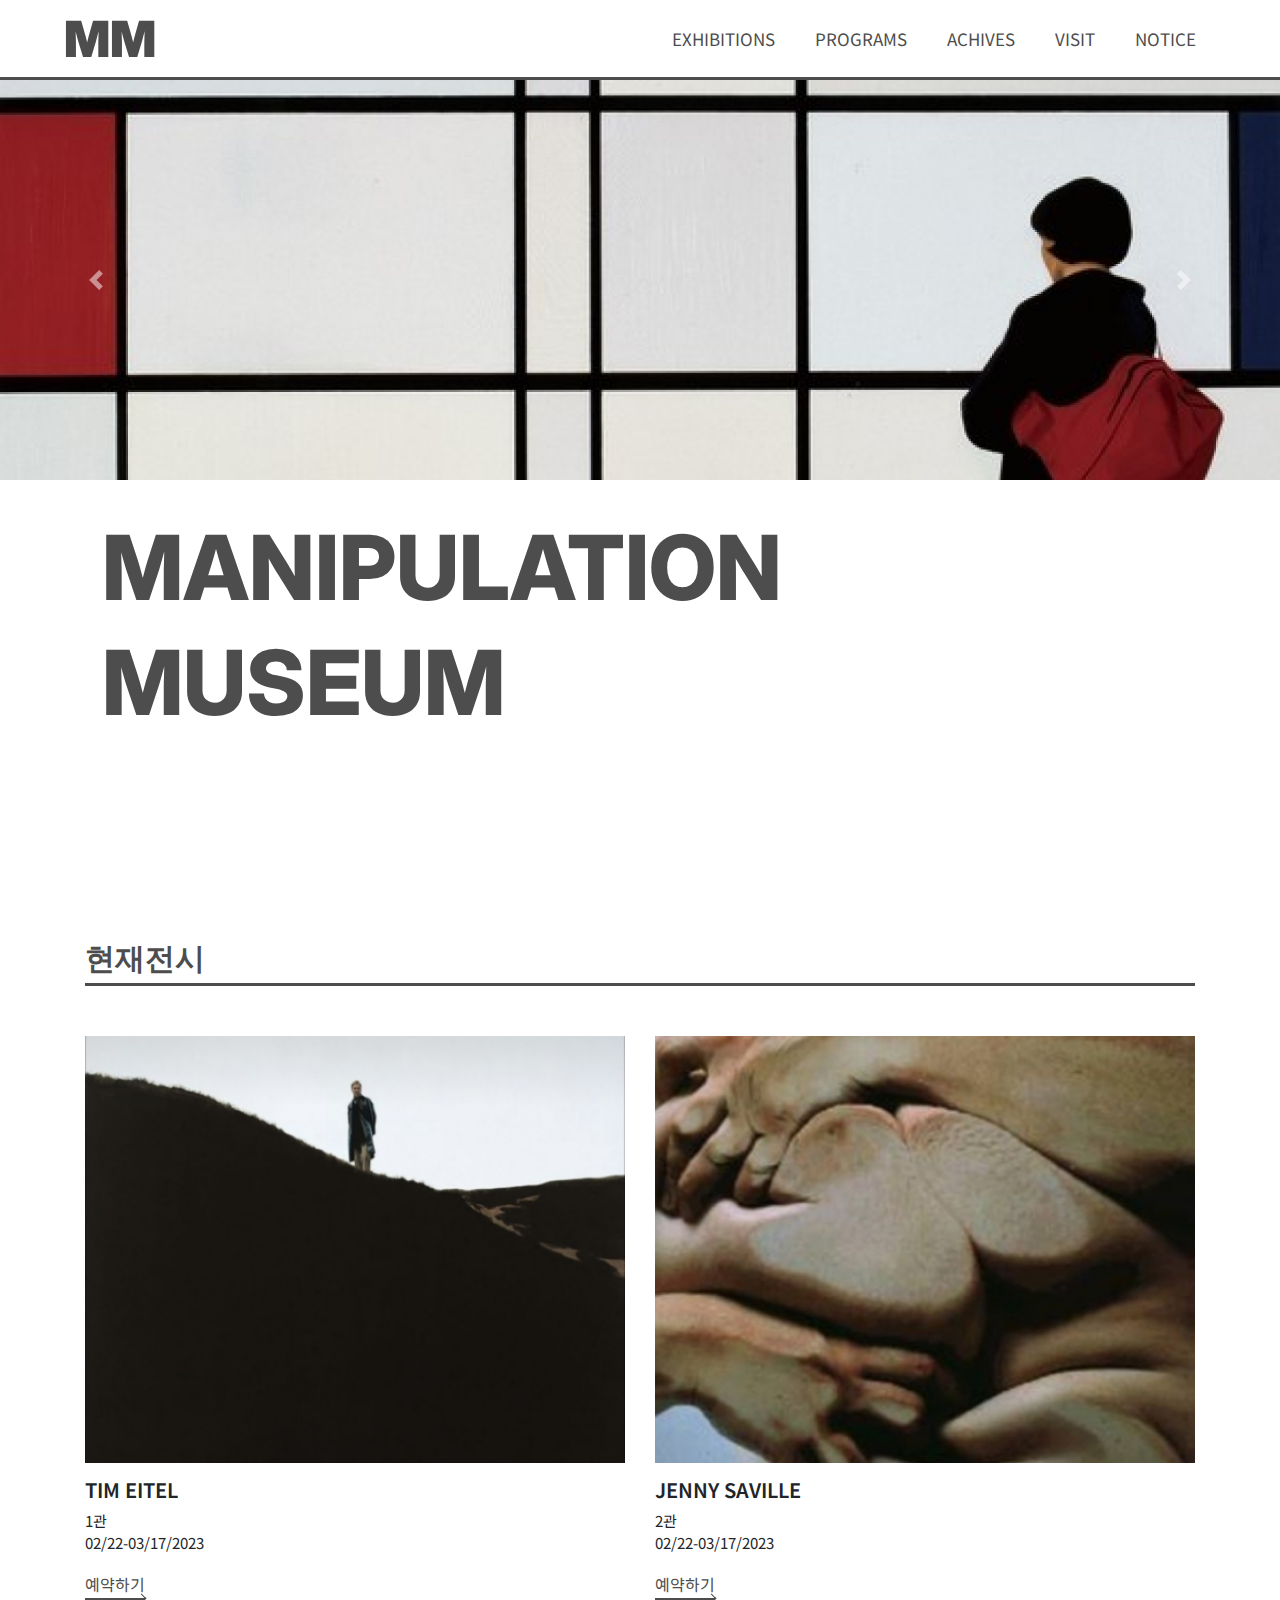
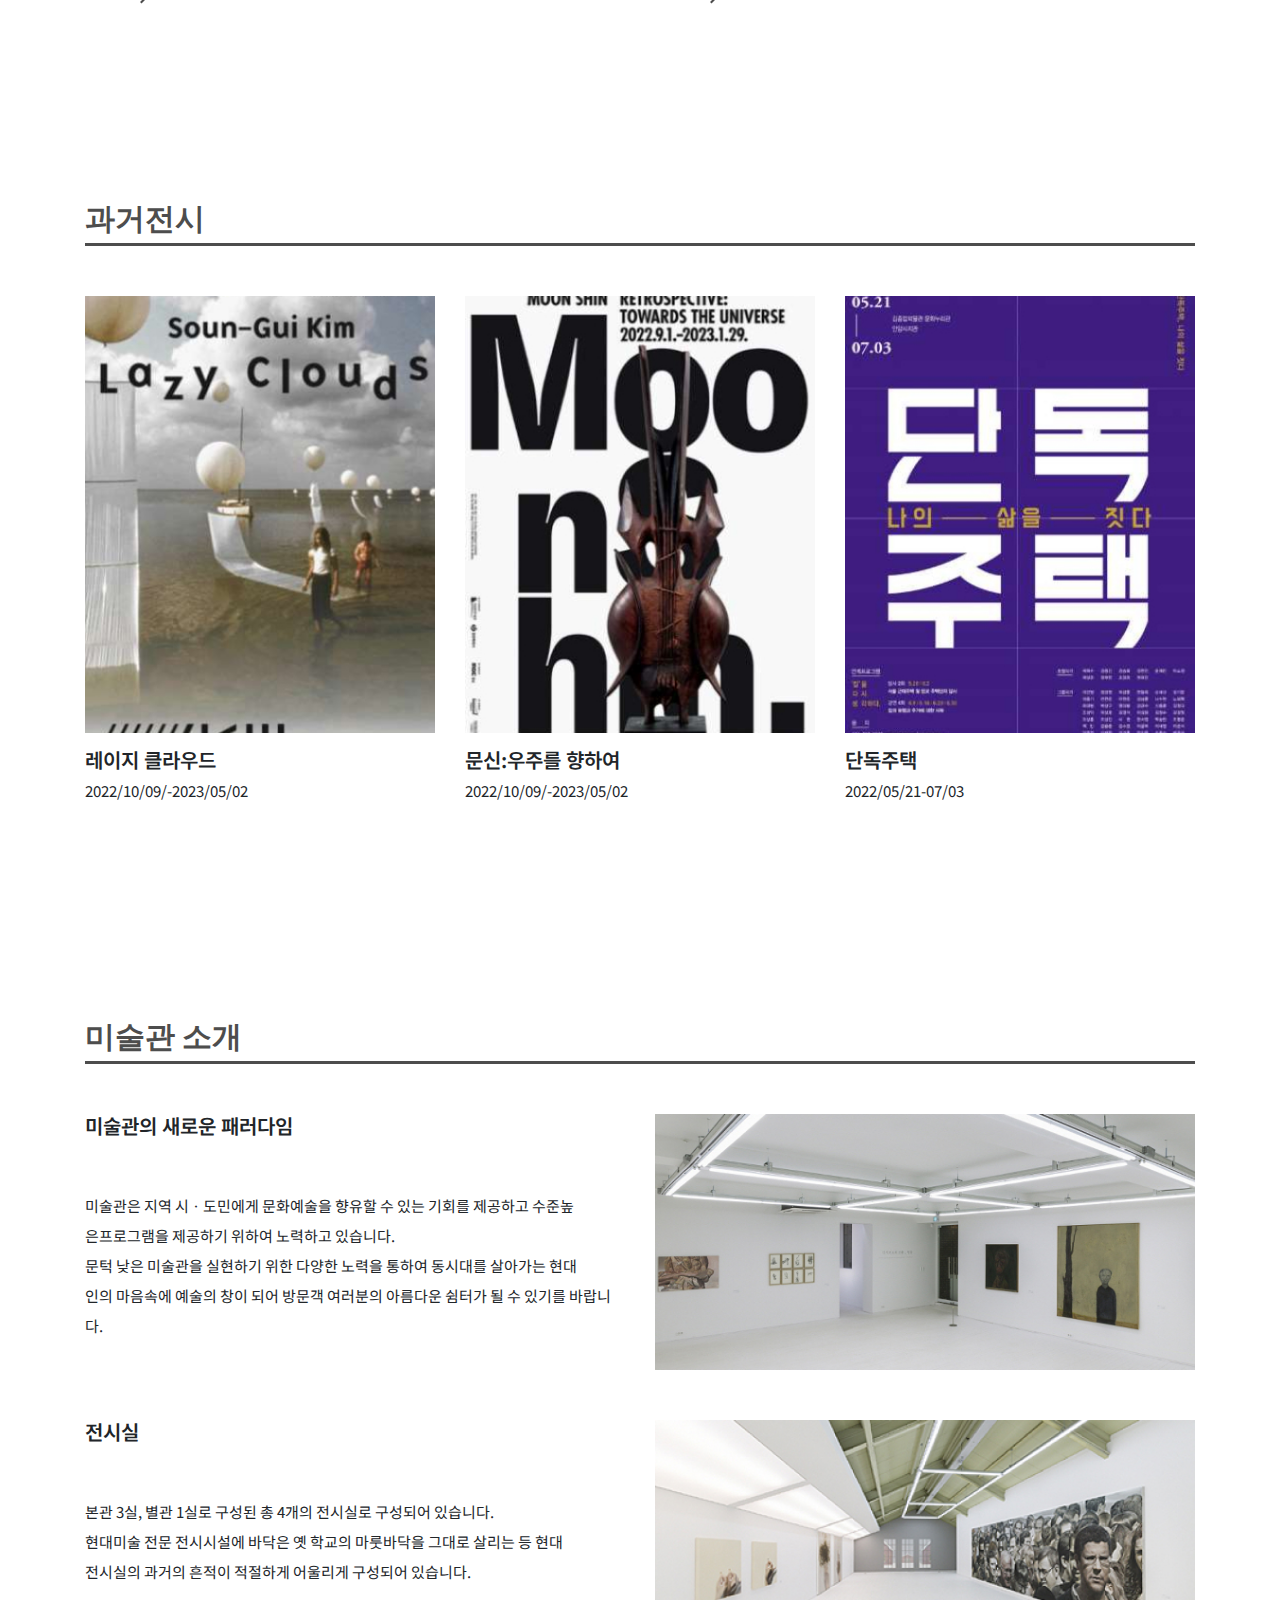
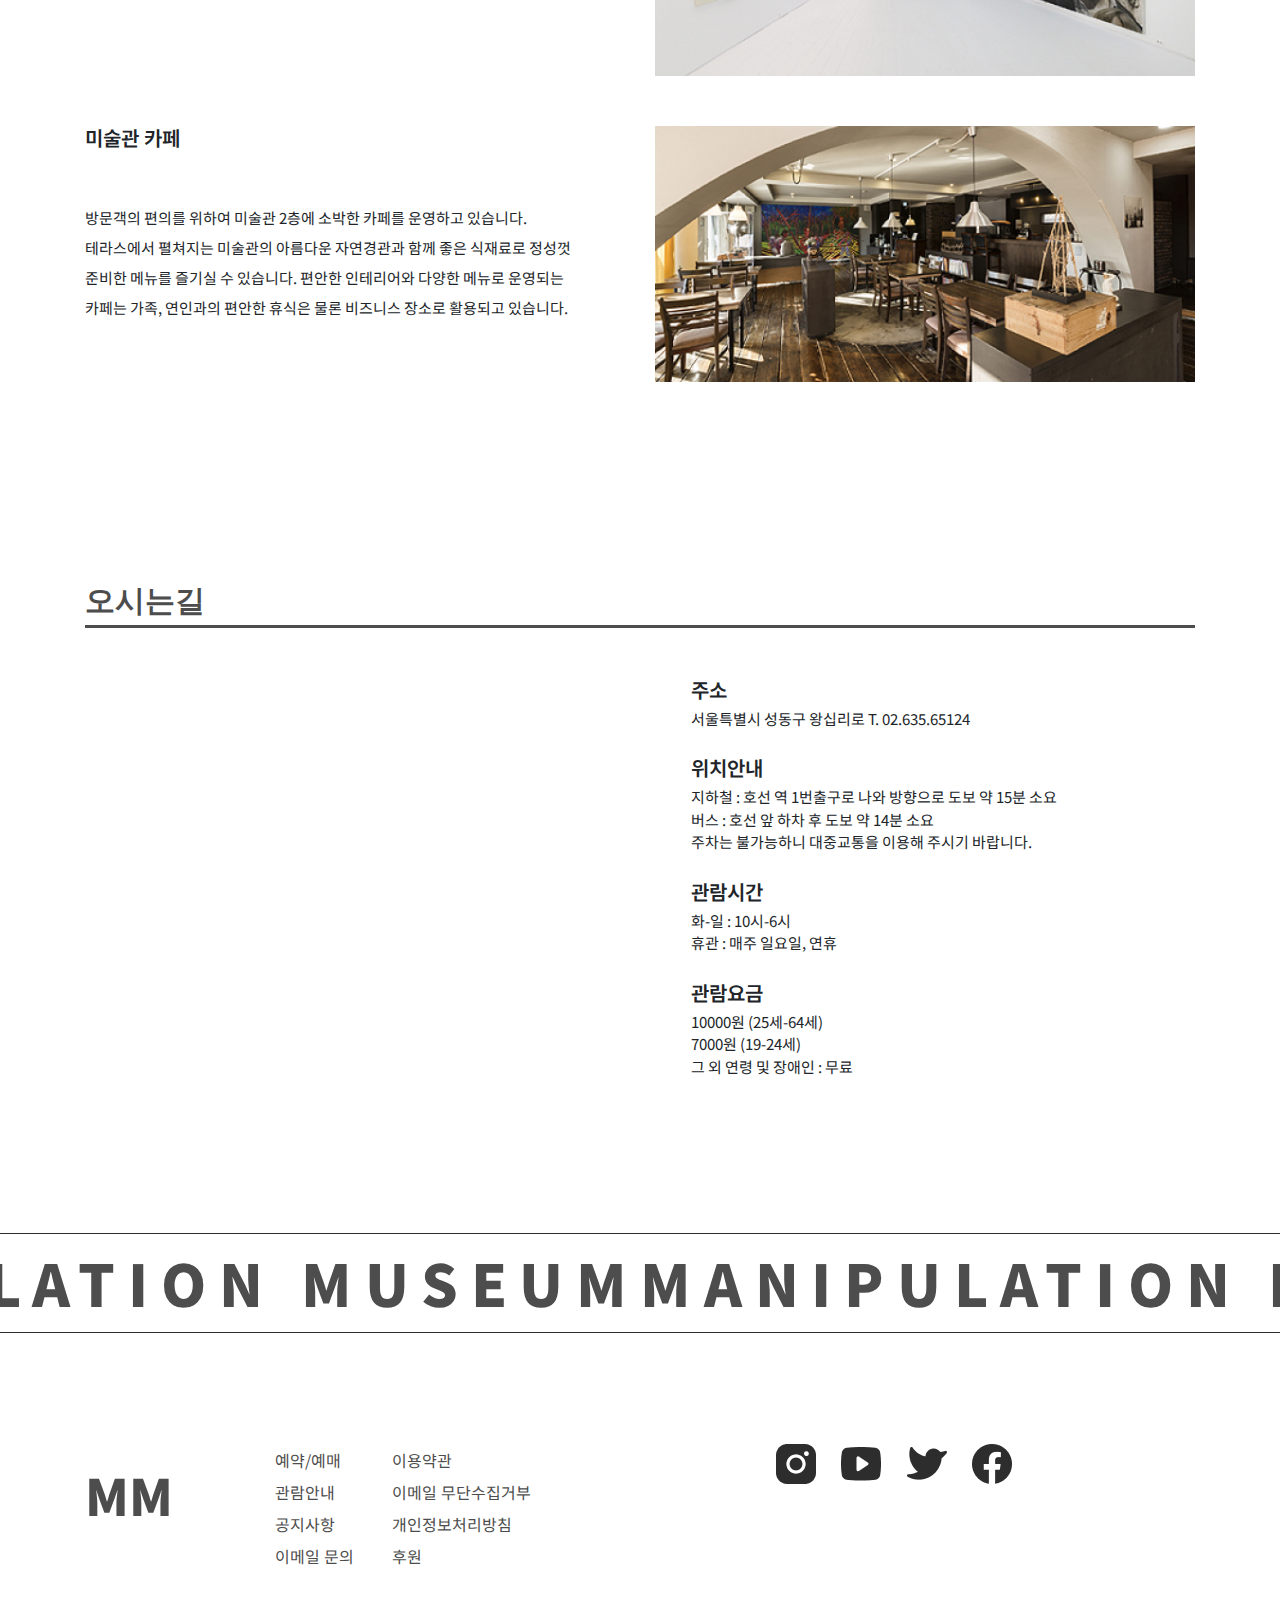
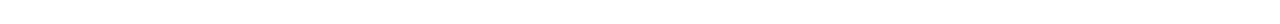
<file: 1/index.html>
<!DOCTYPE html>
<html lang="en">

<head>
    <meta charset="UTF-8">
    <meta http-equiv="X-UA-Compatible" content="IE=edge">
    <meta name="viewport" content="width=device-width, initial-scale=1.0">
    <title>MM</title>
    <link rel="stylesheet" href="css/bootstrap.min.css" type="text/css">
    <link rel="stylesheet" href="css/style.css" type="text/css">
    <script src="./js/jquery-3.6.4.min.js"></script>
    <script src="./js/bootstrap.min.js"></script>
    <script src="./js/script.js"></script>
    <script>
        $(function () {
            $('.carousel').carousel()
        });


    </script>
</head>

<body>

    <header>
        <h1 class="logo"><a href="#">MM</a></h1>
        <ul>
            <li><a href="#">EXHIBITIONS</a></li>
            <li><a href="#">PROGRAMS</a></li>
            <li><a href="#">ACHIVES</a></li>
            <li><a href="#">VISIT</a></li>
            <li><a href="#">NOTICE</a></li>
        </ul>
        <div class="hambar">
            <a href="#"><img src="./img/ham.jpg" alt="hambar"></a>
        </div>
        <div class="closebar">
            <a href="#"><img src="./img/엑스아이콘.png" alt="closeicon"></a>
        </div>
    </header>

    <div class="sbaner">
        <div id="carouselExampleControls" class="carousel slide" data-ride="carousel">
            <div class="carousel-inner">
                <div class="carousel-item active">
                    <img src="img/Rectangle44.jpg" class="d-block w-100" alt="/">
                </div>
                <div class="carousel-item">
                    <img src="img/Group3.jpg" class="d-block w-100" alt="/">
                </div>
                <div class="carousel-item">
                    <img src="img/Rectangle20.jpg" class="d-block w-100" alt="/">
                </div>
                <div class="carousel-item">
                    <img src="img/Group4.jpg" class="d-block w-100" alt="/">
                </div>
                <button class="carousel-control-prev" type="button" data-target="#carouselExampleControls"
                    data-slide="prev">
                    <span class="carousel-control-prev-icon" aria-hidden="true"></span>
                    <span class="sr-only">Previous</span>
                </button>
                <button class="carousel-control-next" type="button" data-target="#carouselExampleControls"
                    data-slide="next">
                    <span class="carousel-control-next-icon" aria-hidden="true"></span>
                    <span class="sr-only">Next</span>
                </button>
            </div>
        </div>
    </div>
   

    <div class="title">
        <h2>
            MANIPULATION<br>
            MUSEUM
        </h2>
    </div>

        <div class="contents">
            <div class="container">
                <h3>현재전시</h3>
                <div class="line1 row">
                    <div class="box col-md-6">
                        <img src="img/Rectangle28.jpg" alt="/">
                        <h4>TIM EITEL</h4>
                        <p>1관<br>
                            02/22-03/17/2023</p>
                        <a href="#">예약하기</a>
                    </div>
                    
                    <div class="box col-md-6">
                        <img src="img/Rectangle29.jpg" alt="/">
                        <h4>JENNY SAVILLE</h4>
                        <p>2관<br>
                            02/22-03/17/2023</p>
                            
                        <a href="#">예약하기</a>
                    </div>
                    
                </div>
            </div>
        </div>

    <div class="contents2">
        <div class="container">
            <h3>과거전시</h3>
            <div class="line2 row">
                <div class="box2 col-lg-4 col-md-4 col-sm-6 col-6">
                    <img src="img/Rectangle15.jpg" alt="/">
                    <h4>레이지 클라우드</h4>
                    <p>2022/10/09/-2023/05/02</p>
                </div>
                <div class="box2 col-lg-4 col-md-4 col-sm-6 col-6">
                    <img src="img/Rectangle14.jpg" alt="/">
                    <h4>문신:우주를 향하여</h4>
                    <p>2022/10/09/-2023/05/02</p>
                </div>
                <div class="box2 col-lg-4 col-md-4 d-md-block d-none">
                    <img src="img/Rectangle16.jpg" alt="/">
                    <h4>단독주택</h4>
                    <p>2022/05/21-07/03</p>
                </div>
            </div>
        </div>
    </div>

    <div class="contents3">
        <div class="container">
            <h3>미술관 소개</h3>
            <div class="line3 row">
                <div class="box3 col-sm-12 col-md-12 col-lg-6">
                    <h4>미술관의 새로운 패러다임</h4>
                    <p>미술관은 지역 시ㆍ도민에게 문화예술을 향유할 수 있는 기회를 제공하고 수준높<br>
                        은프로그램을 제공하기 위하여 노력하고 있습니다. <br>
                        문턱 낮은 미술관을 실현하기 위한 다양한 노력을 통하여 동시대를 살아가는 현대<br>
                        인의 마음속에 예술의 창이 되어 방문객 여러분의 아름다운 쉼터가 될 수 있기를 바랍니다. </p>
                </div>
                <div class="box3 col-sm-12 col-md-12 col-lg-6">
                    <img src="img/Rectangle35.jpg" alt="/">
                </div>
                <div class="box3 col-sm-12 col-md-12 col-lg-6">
                    <h4>전시실</h4>
                    <p>본관 3실, 별관 1실로 구성된 총 4개의 전시실로 구성되어 있습니다. <br>
                        현대미술 전문 전시시설에 바닥은 옛 학교의 마룻바닥을 그대로 살리는 등 현대<br>
                        전시실의 과거의 흔적이 적절하게 어울리게 구성되어 있습니다. </p>
                </div>
                <div class="box3 col-sm-12 col-md-12 col-lg-6">
                    <img src="img/Rectangle36.jpg" alt="/">
                </div>
                <div class="box3 col-sm-12 col-md-12 col-lg-6">
                    <h4>미술관 카페</h4>
                    <p>방문객의 편의를 위하여 미술관 2층에 소박한 카페를 운영하고 있습니다.<br>
                        테라스에서 펼쳐지는 미술관의 아름다운 자연경관과 함께 좋은 식재료로 정성껏 <br>
                        준비한 메뉴를 즐기실 수 있습니다. 편안한 인테리어와 다양한 메뉴로 운영되는 <br>
                        카페는 가족, 연인과의 편안한 휴식은 물론 비즈니스 장소로 활용되고 있습니다. </p>
                </div>
                <div class="box3 col-sm-12 col-md-12 col-lg-6">
                    <img src="img/Rectangle37.jpg" alt="/">
                </div>
            </div>
        </div>
    </div>

    <div class="contents4">
        <div class="container">
            <h3>오시는길</h3>
            <div class="line4 row">
                <div class="box4 col-sm-12 col-md-12 col-lg-6">
                    <iframe
                        src="https://www.google.com/maps/embed?pb=!1m18!1m12!1m3!1d12652.438085562677!2d127.0264791714966!3d37.55248336429214!2m3!1f0!2f0!3f0!3m2!1i1024!2i768!4f13.1!3m3!1m2!1s0x357ca3612f9d5bd5%3A0xb74783491d4986f0!2z7ISc7Jq47Yq567OE7IucIOyEseuPmeq1rCDsmZXsi63rpqzroZw!5e0!3m2!1sko!2skr!4v1679910913418!5m2!1sko!2skr"
                        width="600" height="450" style="border:0;" allowfullscreen="" loading="lazy"
                        referrerpolicy="no-referrer-when-downgrade"></iframe>
                </div>
                <div class="box5 col-sm-12 col-md-12 col-lg-6">
                    <h4>주소</h4>
                    <p>서울특별시 성동구 왕십리로 T. 02.635.65124 </p>
                    <h4>위치안내</h4>
                    <p>지하철 : 호선 역 1번출구로 나와 방향으로 도보 약 15분 소요 <br>
                        버스 : 호선 앞 하차 후 도보 약 14분 소요 <br>
                        주차는 불가능하니 대중교통을 이용해 주시기 바랍니다. </p>
                    <h4>관람시간</h4>
                    <p>화-일 : 10시-6시 <br>
                        휴관 : 매주 일요일, 연휴</p>
                    <h4>관람요금</h4>
                    <p>10000원 (25세-64세) <br>
                        7000원 (19-24세) <br>
                        그 외 연령 및 장애인 : 무료</p>
                </div>
            </div>
        </div>
     </div>   


    <div class="textline">
        <div class="line">
            <p>MANIPULATION MUSEUM MANIPULATION MUSEUM MANIPULATION MUSEUM</p>
            <p>MANIPULATION MUSEUM MANIPULATION MUSEUM MANIPULATION MUSEUM</p>
        </div>
    </div>

    <footer>
        <div class="container">
            <div class="row line">
                <div class="box6 col-lg-2 col-md-4 col-sm-4 col-3">
                    <div id="flogo"><a href="#">MM</a></div>
                </div>
                <div class="box7 col-lg-5 col-md-8 col-sm-8 col-9">
                    <div class="inner1">
                        <ul>
                            <li><a href="#">예약/예매</a></li>
                            <li><a href="#">관람안내</a></li>
                            <li><a href="#">공지사항</a></li>
                            <li><a href="#">이메일 문의</a></li>
                        </ul>
                    </div>
                    <div class="inner2">
                        <ul>
                            <li><a href="#">이용약관</a></li>
                            <li><a href="#">이메일 무단수집거부</a></li>
                            <li><a href="#">개인정보처리방침</a></li>
                            <li><a href="#">후원</a></li>
                        </ul>
                    </div>
                    </div>
                
                    <div class="icon">
                    <div class="box8 col-lg-5 col-md-12 col-sm-12 col-xs-12">
                        <a href="#"><img src="img/instagram.jpg" alt="/"><span>INSTARGRAM</span></a>
                        <a href="#"><img src="img/youtube.jpg" alt="/"><span>YOUTUBE</span></a>
                        <a href="#"><img src="img/twitter.jpg" alt="/"><span>TWITTER</span></a>
                        <a href="#"><img src="img/facebook.jpg" alt="/"><span>FACEBOOK</span></a>
                    </div>
                </div>
            </div>
        </div>
    </footer>


   <!-- <footer>
        <div class="container">
            <div id="flogo"><a href="#">MM</a></div>
        <div class="inner">
            <div class="inner1">
                <ul>
                    <li><a href="#">예약/예매</a></li>
                    <li><a href="#">관람안내</a></li>
                    <li><a href="#">공지사항</a></li>
                    <li><a href="#">이메일 문의</a></li>
                </ul>
            </div>
            <div class="inner2">
                <ul>
                    <li><a href="#">이용약관</a></li>
                    <li><a href="#">이메일 무단수집거부</a></li>
                    <li><a href="#">개인정보처리방침</a></li>
                    <li><a href="#">후원</a></li>
                </ul>
            </div>
        </div>
        <div class="icon">
            <a href="#"><img src="img/instagram.jpg" alt="/"></a>
        <a href="#"><img src="img/youtube.jpg" alt="/"></a>
        <a href="#"><img src="img/twitter.jpg" alt="/"></a>
        <a href="#"><img src="img/facebook.jpg" alt="/"></a>
        </div>
        </div>
    </footer> -->

</body>

</html>
</file>
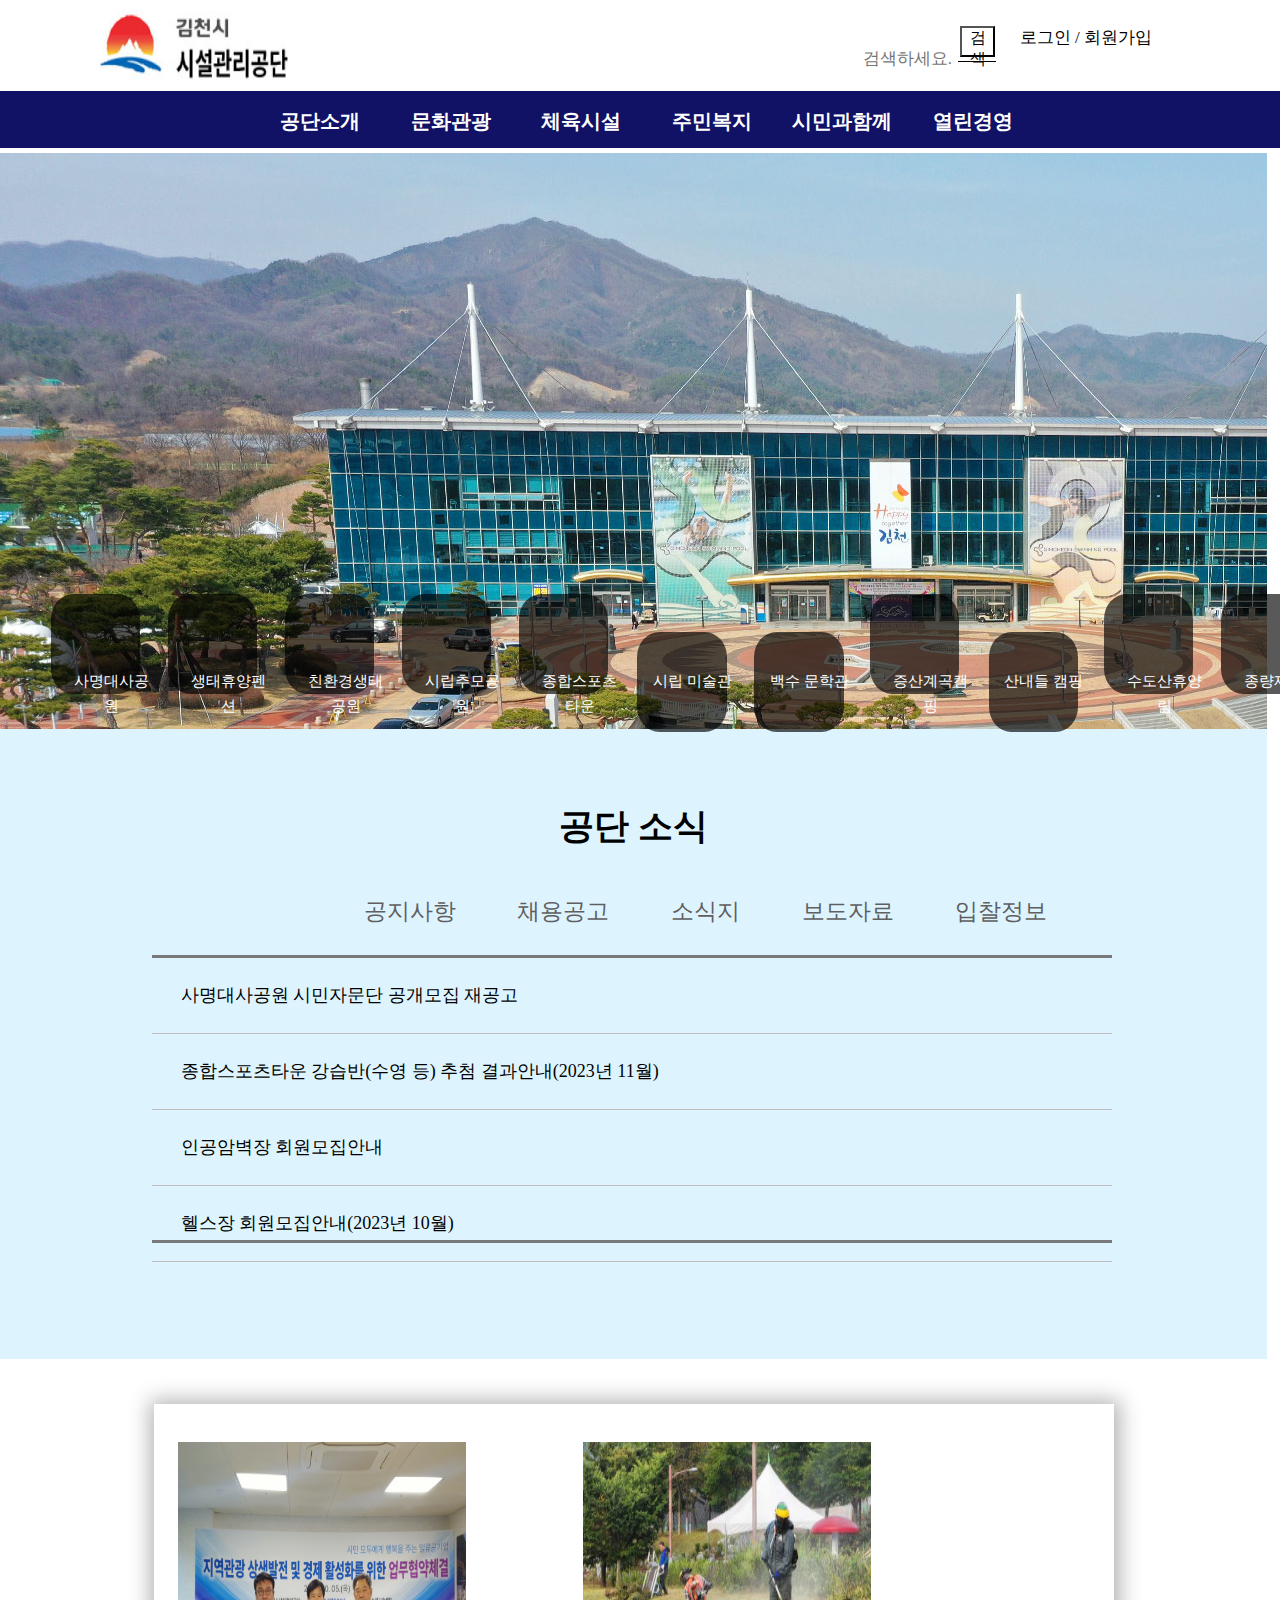
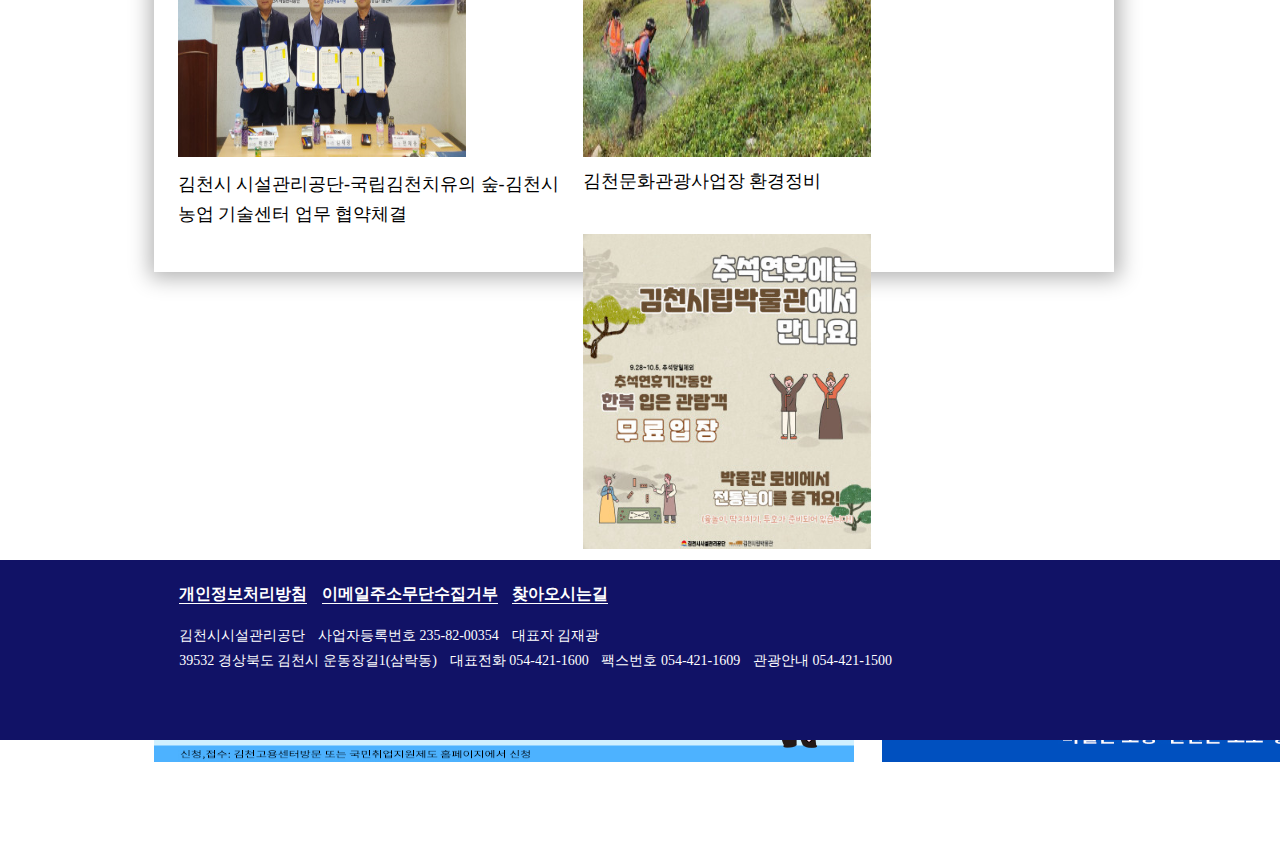
<file: 3/index.html>
<!DOCTYPE html>
<html lang="en">
<head>
    <meta charset="UTF-8">
    <meta name="viewport" content="width=device-width, initial-scale=1.0">
    <title>Document</title>
    <link rel="stylesheet" href="./css/index.css" type="text/css">
    <script src="./script/jquery-3.6.3.js"></script>
    <script src="./script/script.js"></script>
</head>


<body>
    
        <header>
        <div class="tophead">
        <div class="logo">
            <a href="index.html"><img src="./img/logo.png"></a>
        </div>
       <div class="search">
        <input type="text" class="search_input" placeholder="검색하세요." title="검색창">
        <button type="button">검색</button>
        </div>
        <div class="log">
            <a href="#">로그인 / 회원가입</a>
        </div>
    </div>

        <nav>
            <ul class="mainmenu">
                <li><a href="#">공단소개</a></li>
                  <ul class="submenu">
                     <li><a href="#">이사장인사말</a></li>
                     <li><a href="#">설립목적 및 연혁</a></li>
                     <li><a href="#">비전 및 경영전략</a></li>
                     <li><a href="#">조직도</a></li>
                     <li><a href="#">오시는 길</a></li>
                  </ul>
            </ul>
            <ul class="mainmenu">
                <li><a href="#">문화관광</a></li>
                  <ul class="submenu">
                     <li><a href="#">사명대사공원</a></li>
                     <li><a href="#">시립박물관</a></li>
                     <li><a href="#">생태휴양펜션</a></li>
                     <li><a href="#">시립미술관</a></li>
                     <li><a href="#">수도산자연휴양림</a></li>
                     <li><a href="#">친환경생태공원</a></li>
                  </ul>
            </ul>
            <ul class="mainmenu">
                <li><a href="#">체육시설</a></li>
                  <ul class="submenu">
                     <li><a href="#">종합스포트타운</a></li>
                  </ul>
            </ul>
            <ul class="mainmenu">
                <li><a href="#">주민복지</a></li>
                  <ul class="submenu">
                     <li><a href="#">시립추모공원</a></li>
                     <li><a href="#">종량제봉투 주문</a></li>
                  </ul>
            </ul>
            <ul class="mainmenu">
                <li><a href="#">시민과함께</a></li>
                  <ul class="submenu">
                     <li><a href="#">공지사항</a></li>
                     <li><a href="#">채용공고</a></li>
                     <li><a href="#">입찰정보</a></li>
                     <li><a href="#">시민제안</a></li>
                     <li><a href="#">미디어</a></li>
                     <li><a href="#">예약바로가기</a></li>
                  </ul>
            </ul>
            <ul class="mainmenu">
                <li><a href="#">열린경영</a></li>
                  <ul class="submenu">
                     <li><a href="#">인권경영</a></li>
                     <li><a href="#">경영공시</a></li>
                     <li><a href="#">불편신고</a></li>
                     <li><a href="#">부패.공익신고</a></li>
                     <li><a href="#">미디어</a></li>
                     <li><a href="#">사전정보공표</a></li>
                  </ul>
            </ul>
        </nav>
        </header>

    <main>
    <div class="slide">
        <ul>
         <li><a href="#"><img src="./img/수영장사진.jpg" alt="수영장"><span></span></a></li>
         <li><a href="#"><img src="./img/김천사진.jpg" alt="김천사진"><span></span></a></li>
         <li><a href="#"><img src="./img/야경사진.jpg" alt="야경사진"><span></span></a></li>
        </ul> 
    </div>
    <div class="banner">
        <ul class="cir">
            <li><a href="#">사명대사공원</a></li>
            <li><a href="#">생태휴양펜션</a></li>
            <li><a href="#">친환경생태공원</a></li>
            <li><a href="#">시립추모공원</a></li>
            <li><a href="#">종합스포츠타운</a></li>
            <li><a href="#">시립 미술관</a></li>
            <li><a href="#">백수 문학관</a></li>
            <li><a href="#">증산계곡캠핑</a></li>
            <li><a href="#">산내들 캠핑</a></li>
            <li><a href="#">수도산휴양림</a></li>
            <li><a href="#">종량제봉투주문</a></li>
        </ul>
    </div>
        
    <div id="contents">
        <h3>공단 소식</h3>
    <div class="top">
            <div class="title">
             <a href="#contents" class="t1">공지사항</a>
             <a href="#contents" class="t2">채용공고</a>
             <a href="#contents" class="t3">소식지</a>
             <a href="#contents" class="t4">보도자료</a>
             <a href="#contents" class="t5">입찰정보</a>
            </div>
            <div class="topbox">
            <div class="box">
            <div class="tab1">
                <ul>
                    <li><a href="#">사명대사공원 시민자문단 공개모집 재공고</a></li>
                    <li><a href="#">종합스포츠타운 강습반(수영 등) 추첨 결과안내(2023년 11월)</a></li>
                    <li><a href="#">인공암벽장 회원모집안내</a></li>
                    <li><a href="#">헬스장 회원모집안내(2023년 10월)</a></li>
                </ul>
                </div>
               </div>
               <div class="box">
               <div class="tab2">
                <ul>
                    <li><a href="#">2023년 하반기 김천시 시설관리공단 기간제 근로자 채용모집</a></li>
                    <li><a href="#">2023년도 김천시시설관리공단 직원 수시 공개경쟁채용 최좀 합격자 발표안내</a></li>
                    <li><a href="#">산내들 오토캠핑장, 증산수도 계곡캠핑장, 무흘구곡 기간제 근로자 공재채용모집</a></li>
                    <li><a href="#">2023년도 김천시 시설관리공단 직원 수시 공개 경쟁채용 1차 서류전형통과 발표</a></li>
                </ul>
               </div>
            </div>
               <div class="box">
               <div class="tab3">
                <ul>
                    <li><a href="#">자료가 없습니다.</a></li>
                </ul>
               </div>
            </div>
               <div class="box">
               <div class="tab4">
                <ul>
                    <li><a href="#">김천시 시설관리공단-김천시 농업기술센터 업무협약</a></li>
                    <li><a href="#">김천시시설관리공단-추석연휴 종량제봉투 비상 판매소 운영</a></li>
                    <li><a href="#">김천시 시설관리공단, 문화관광사업정 환경정비</a></li>
                    <li><a href="#">올 추석나들이, 김천시립박물관에서 어떠세요?</a></li>
                </ul>
               </div>
            </div>
               <div class="box">
               <div class="tab5">
                <ul>
                    <li><a href="#">사명대사공원 매점 사용-수익허가 입찰 공고문(제 2022-76호)</a></li>
                </ul>
            </div>
               </div>
            </div>
               </div>
       
    </div>
    </div>

    <div class="news">
        <ul class="newslist">
            <li>
                <div class="img">
                    <img src="./img/1.png" alt="김천치유의숲">
                </div>
                <div class="list">
                    <a href="#">김천시 시설관리공단-국립김천치유의 숲-김천시<br>
                    농업 기술센터 업무 협약체결</a>
                </div>
            </li>
        </ul>
        <ul class="newslist">
            <li>
                <div class="img">
                    <a href="#">
                    <img src="./img/2.png" alt="김천환경정비">
                </div>
                <div class="list">
                    <a href="#">김천문화관광사업장 환경정비</a>
                </div>
            </li>
        </ul>
        <ul class="newslist">
            <li>
                <div class="img">
                    <img src="./img/3.png" alt="김천시립박물관">
                </div>
                <div class="list">
                    <a href="#">올 추석 나들이, 김천시립박물관에서 어떠세요?</a>
                </div>
            </li>
        </ul>
    </div>
    <div class="banner2">
    <div class="bannerin1">
        <a href="#"><img src="./img/취업지원베너.jpg" alt="취업지원센터"></a>
    </div>
    <div class="bannerin2">
        <a href="#"><img src="./img/채용비리베너1.jpg" alt="채용비리신고"></a>
    </div>
    </div>
   
</main>

<footer>
    <div class="txt">
        <div class="inner">
            <a href="#">개인정보처리방침</a>
            <a href="#">이메일주소무단수집거부</a>
            <a href="#">찾아오시는길</a>
        </div>
        <div class="inner2">
            <p>김천시시설관리공단</p>
            <p>사업자등록번호 235-82-00354</p>
            <p>대표자 김재광</p>
        </div>
        <div class="inner3">
            <p>39532 경상북도 김천시 운동장길1(삼락동)</p>
            <p>대표전화 054-421-1600</p>
            <p>팩스번호 054-421-1609</p>
            <p>관광안내 054-421-1500</p>
        </div>
    </div>
</footer>
</body>
</html>
</file>
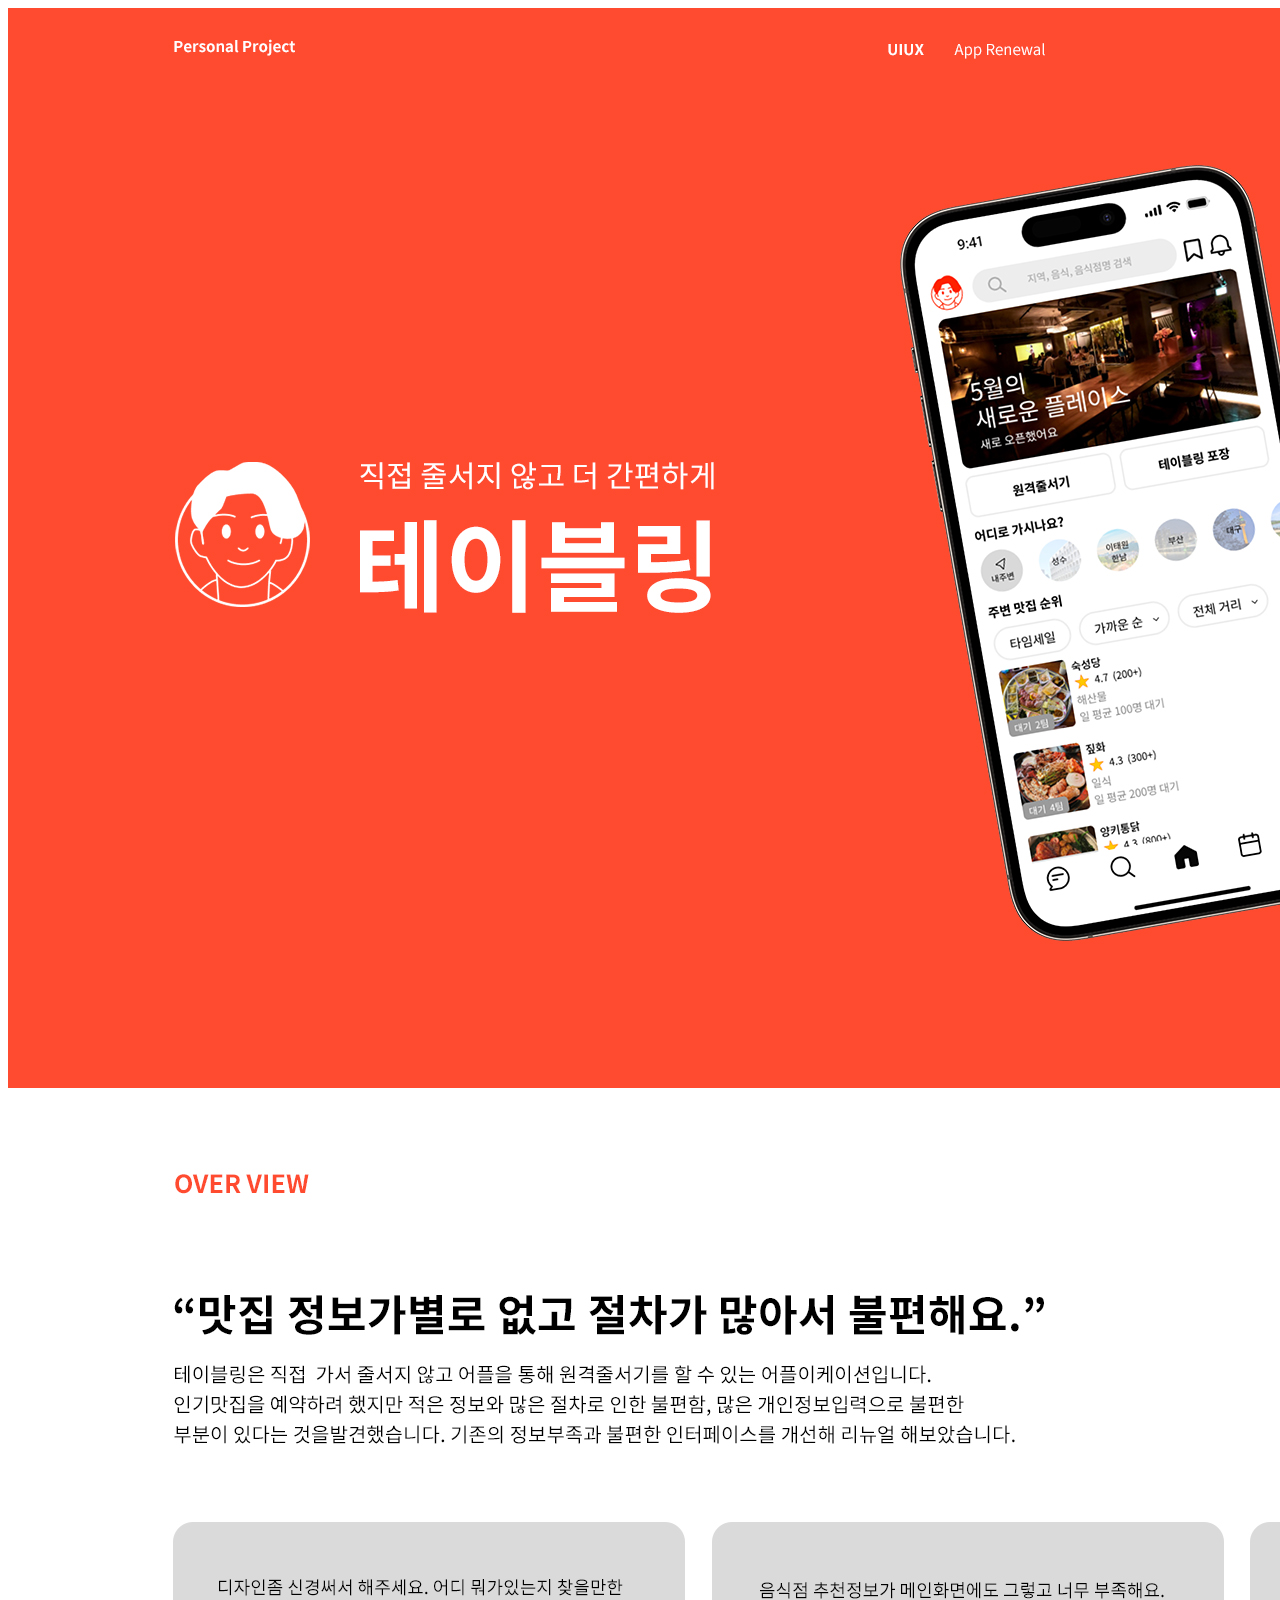
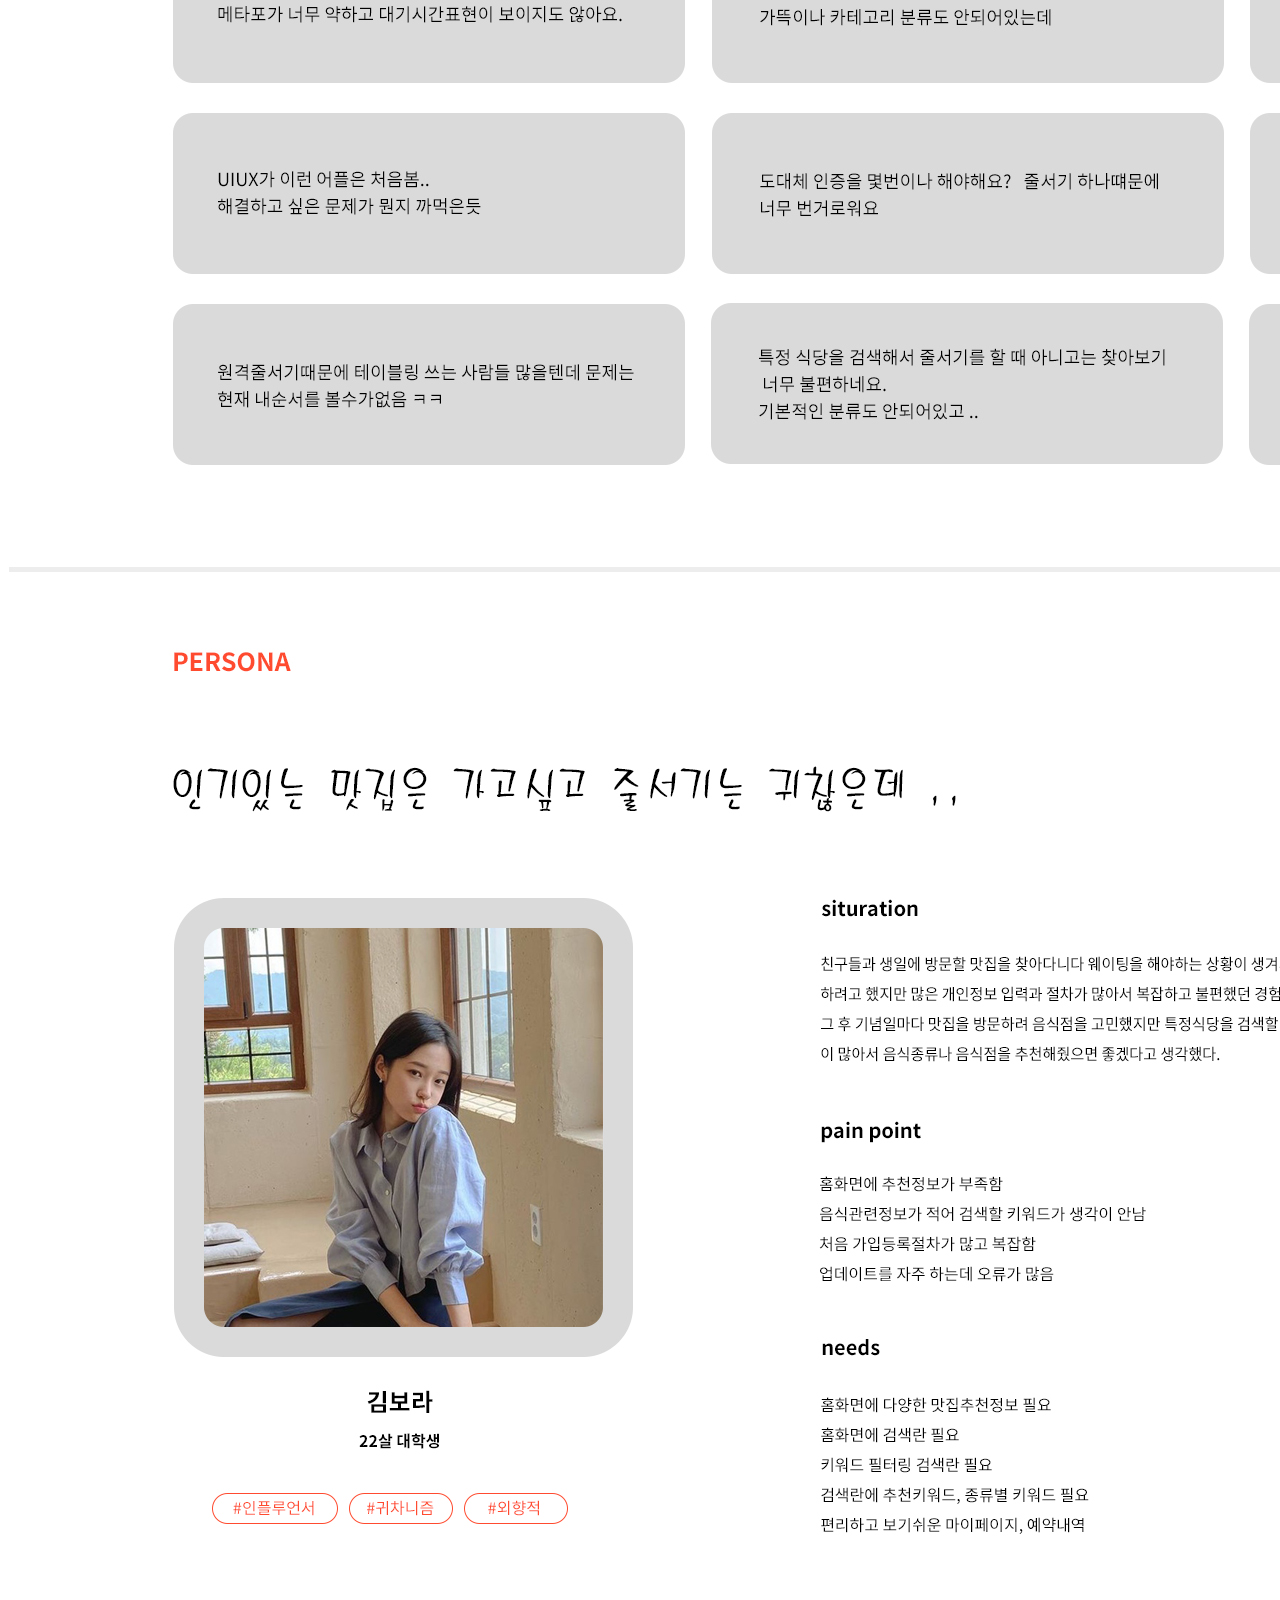
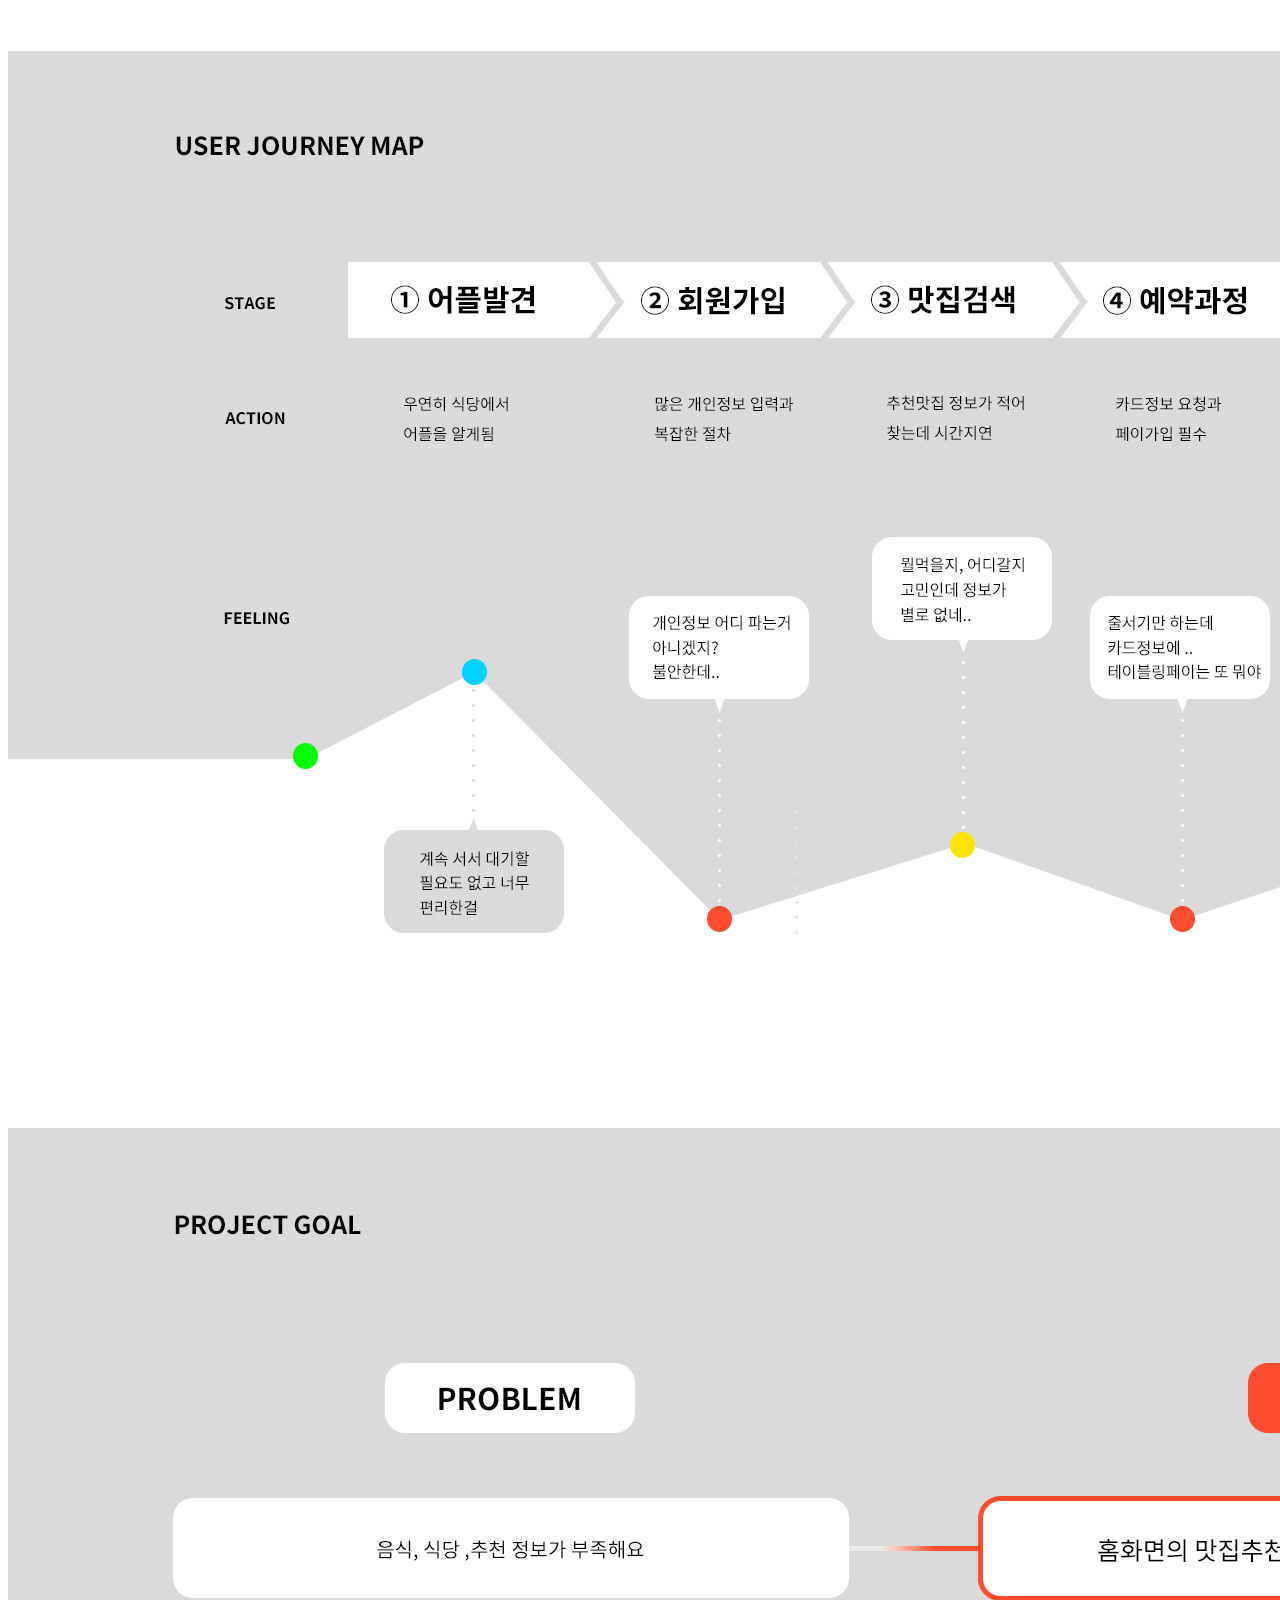
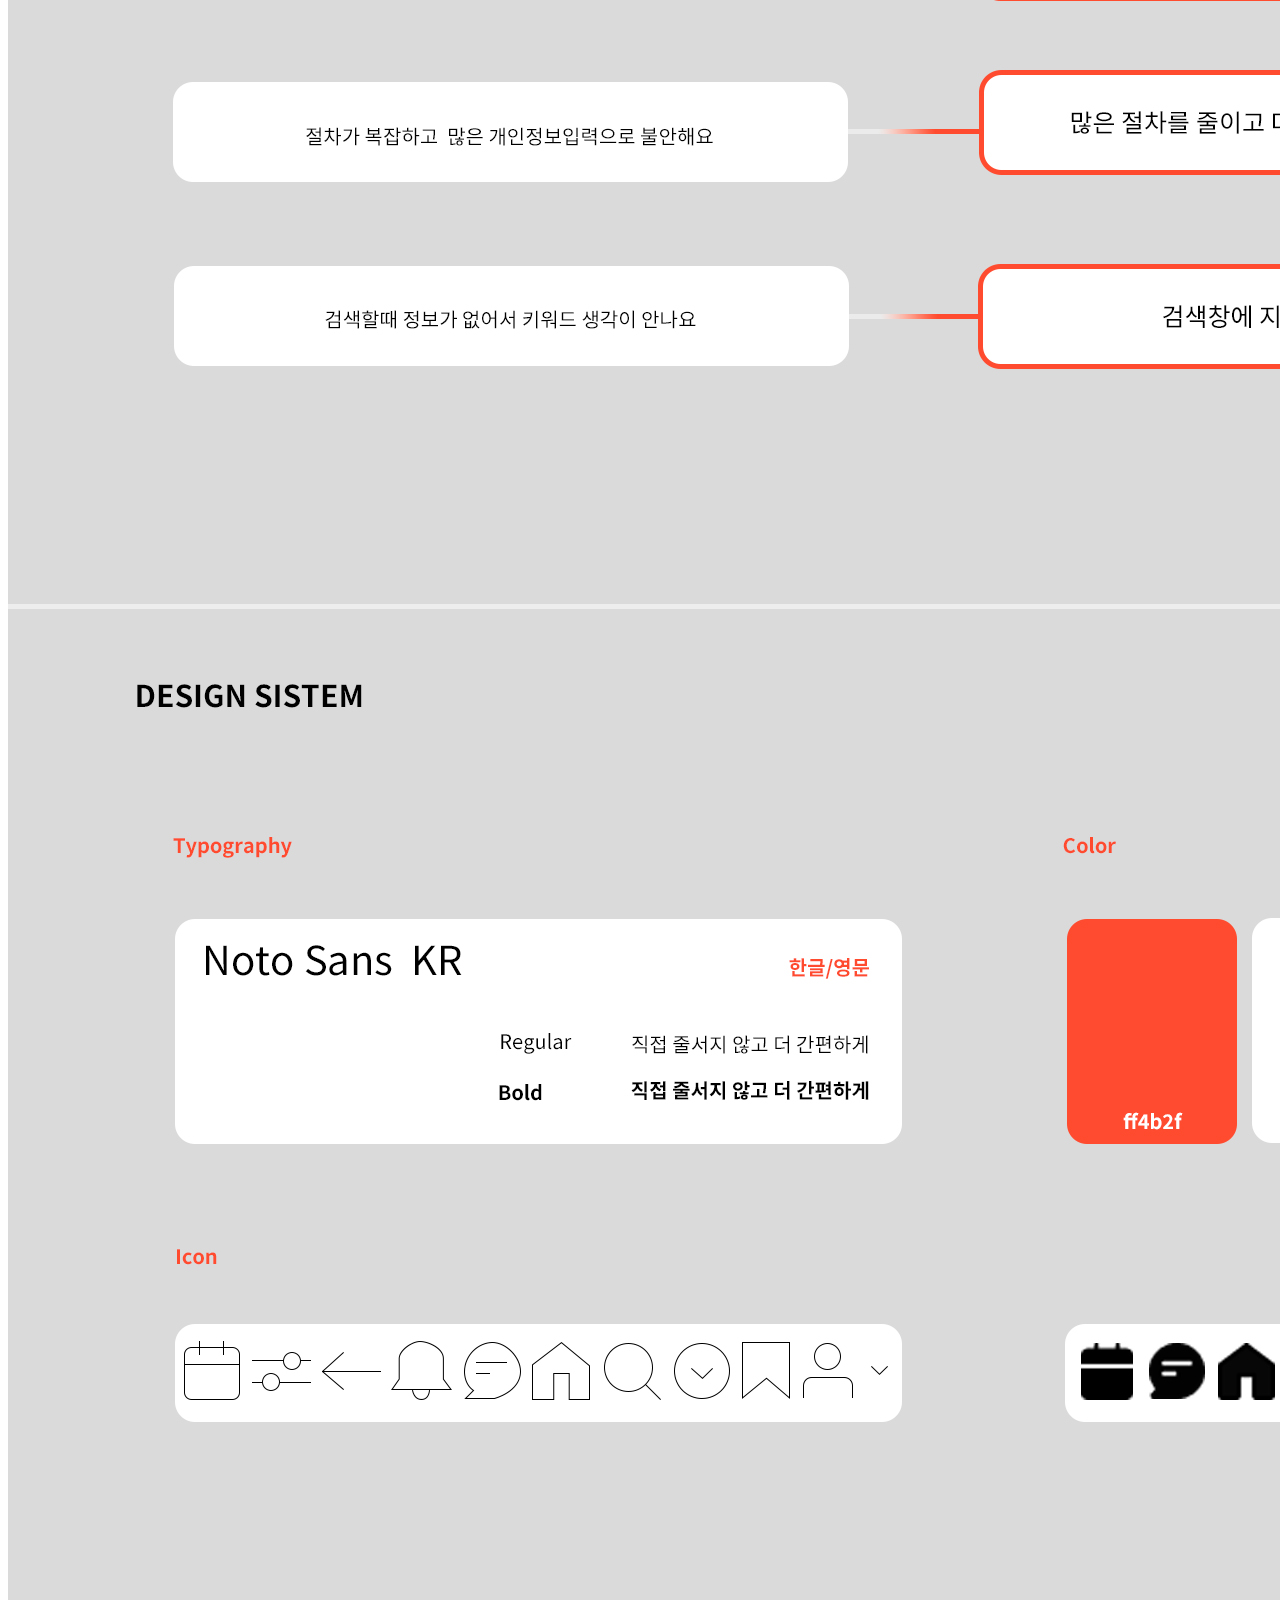
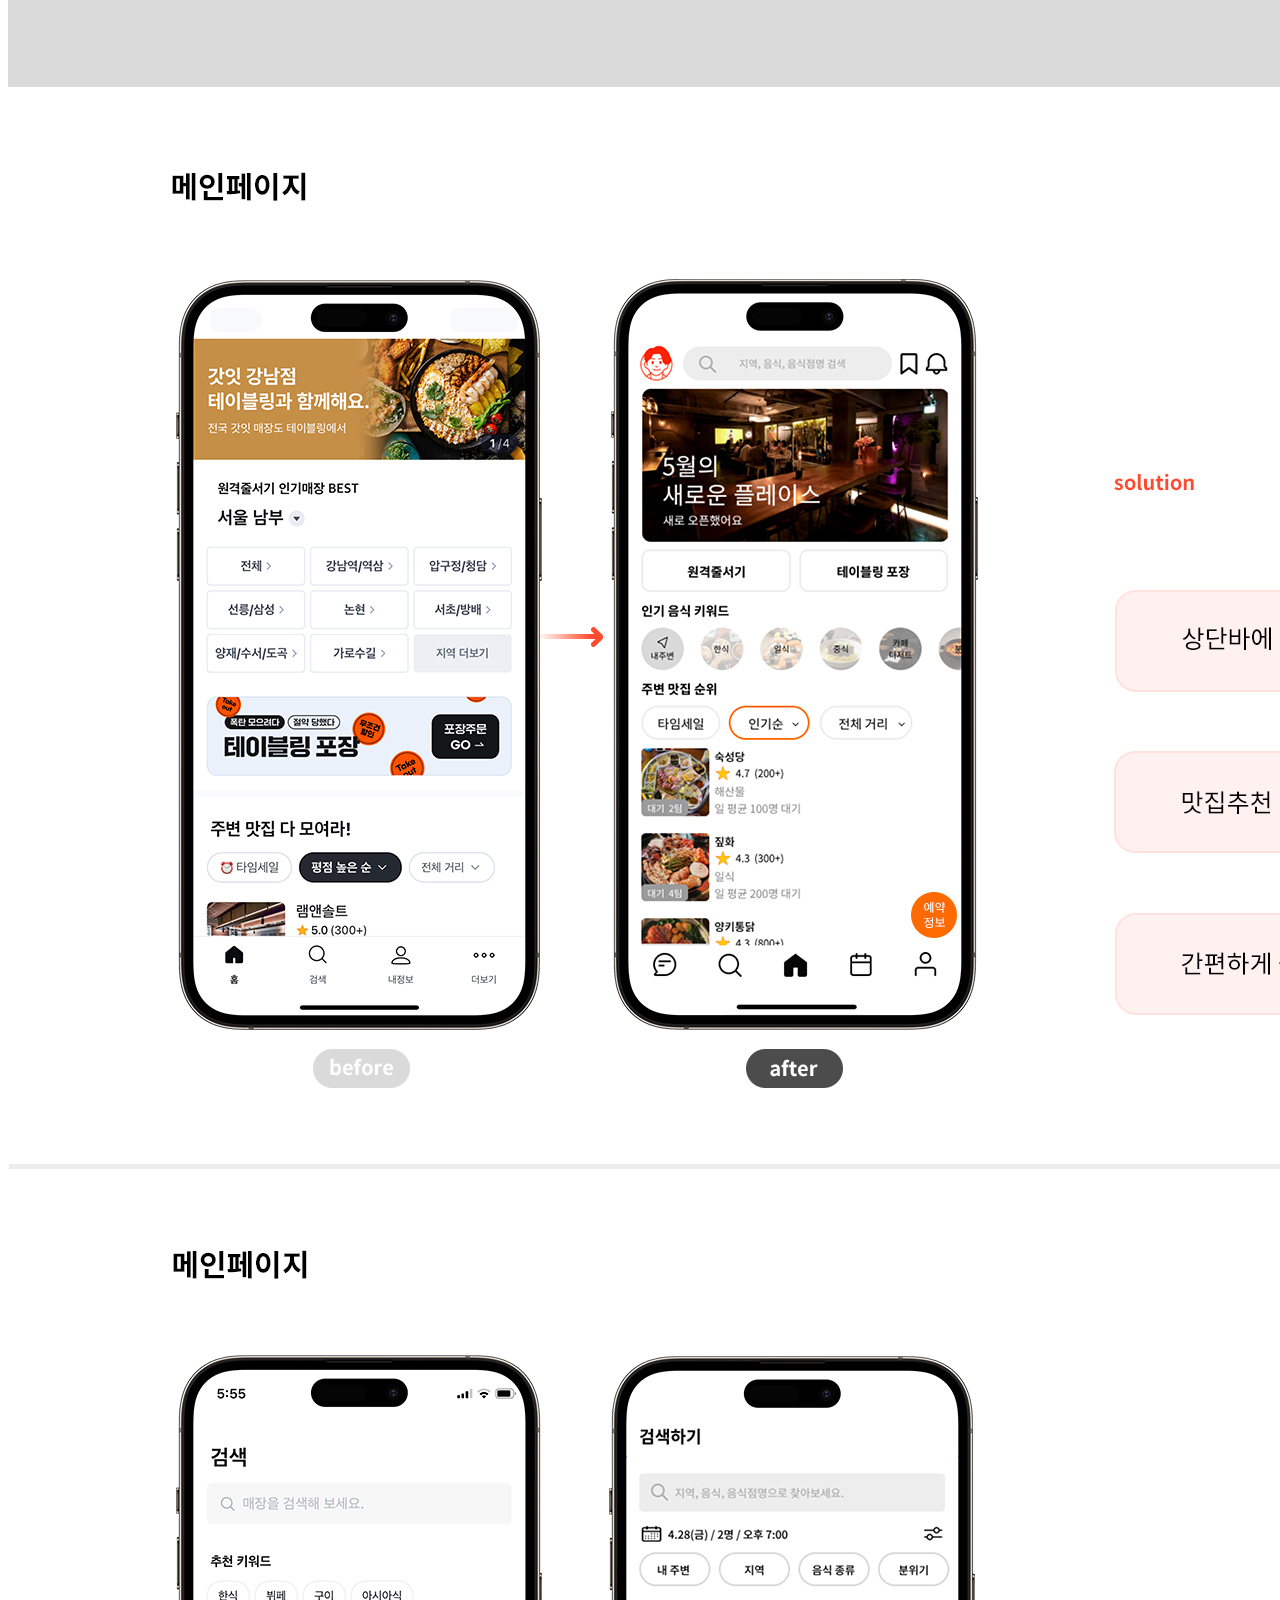
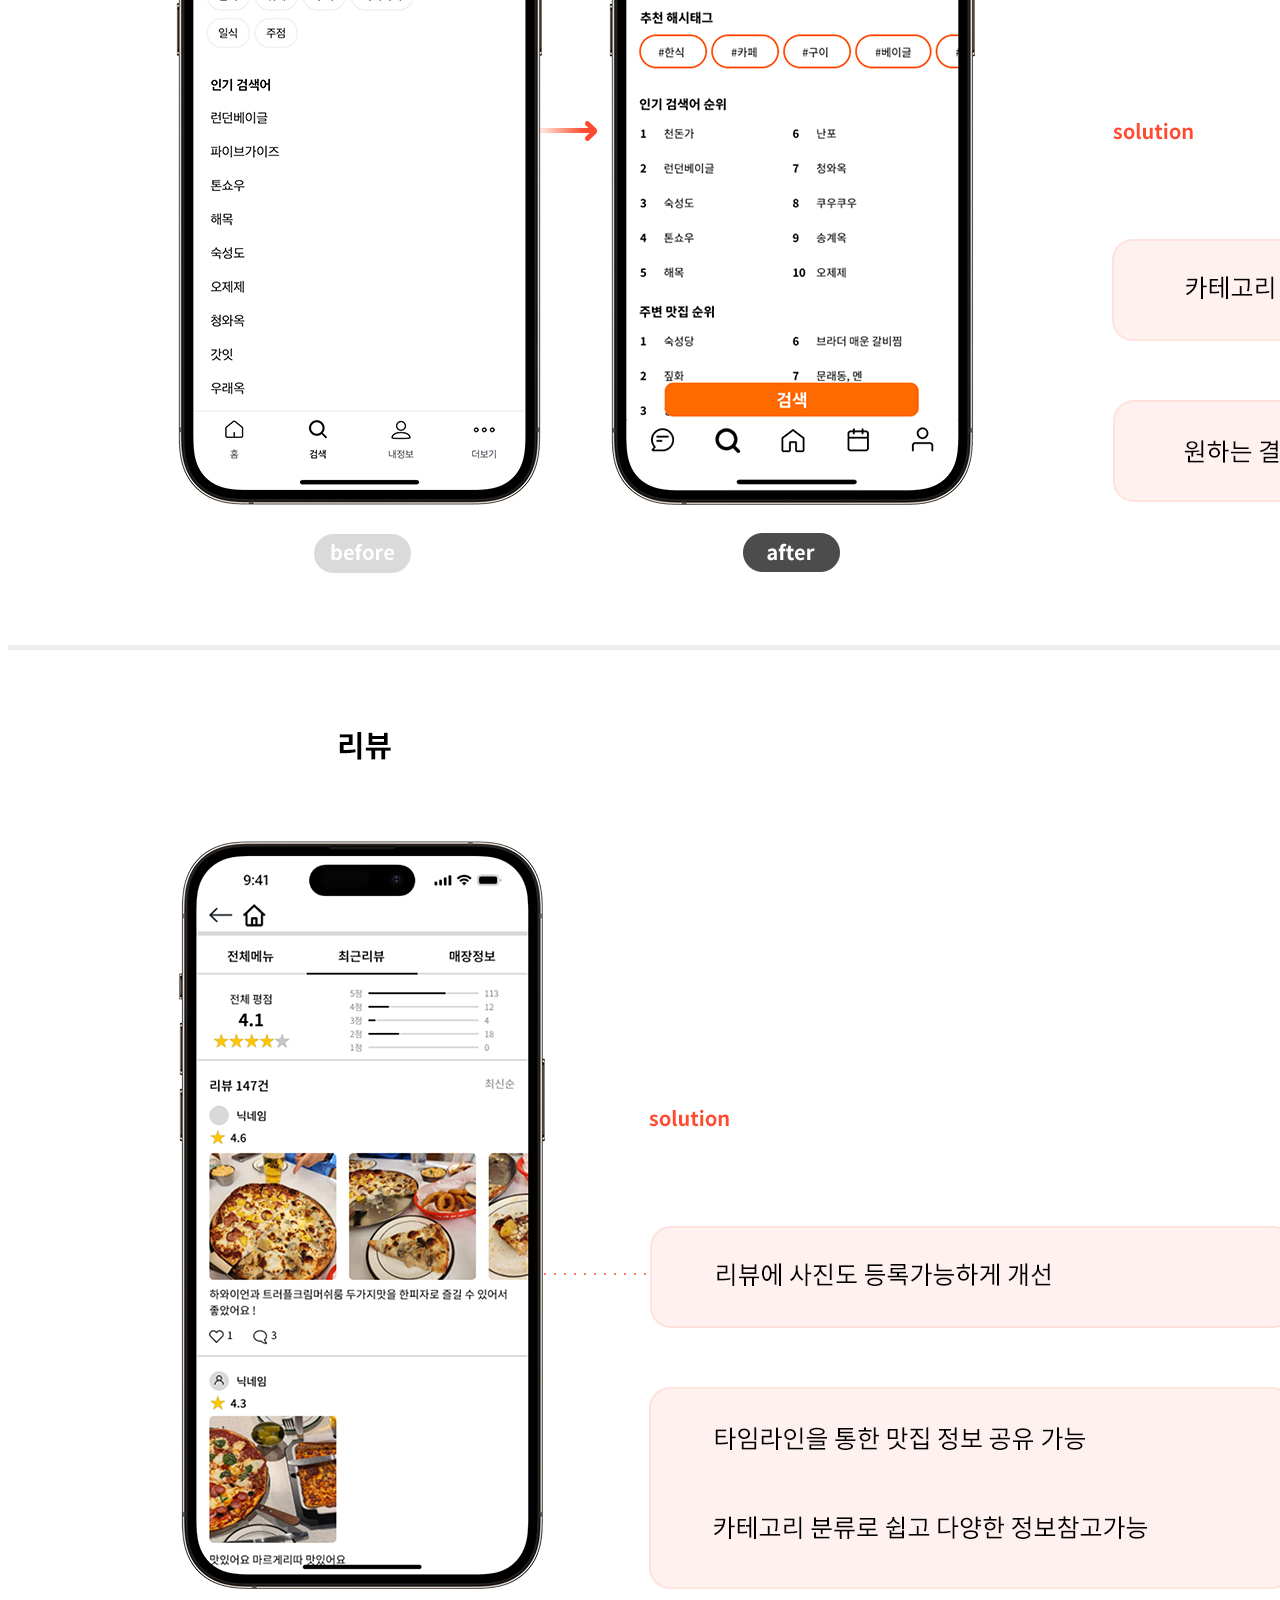
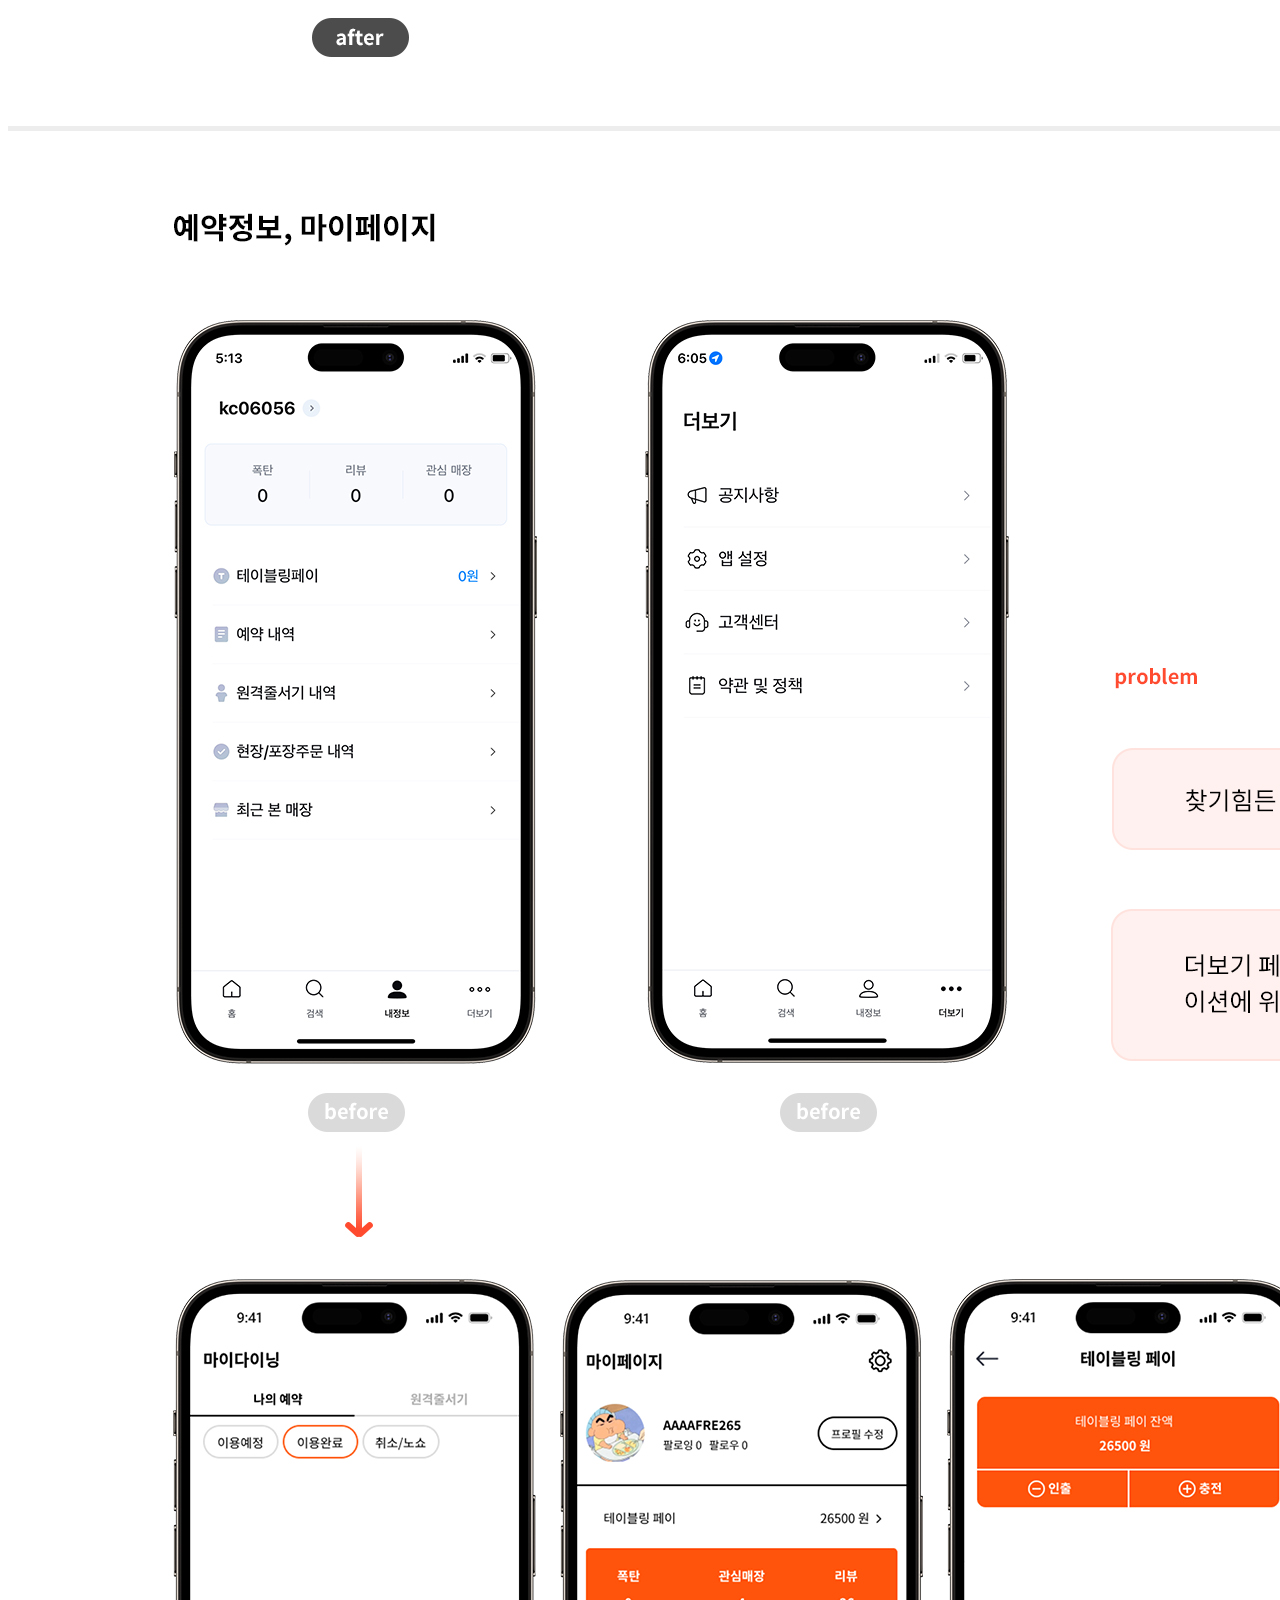
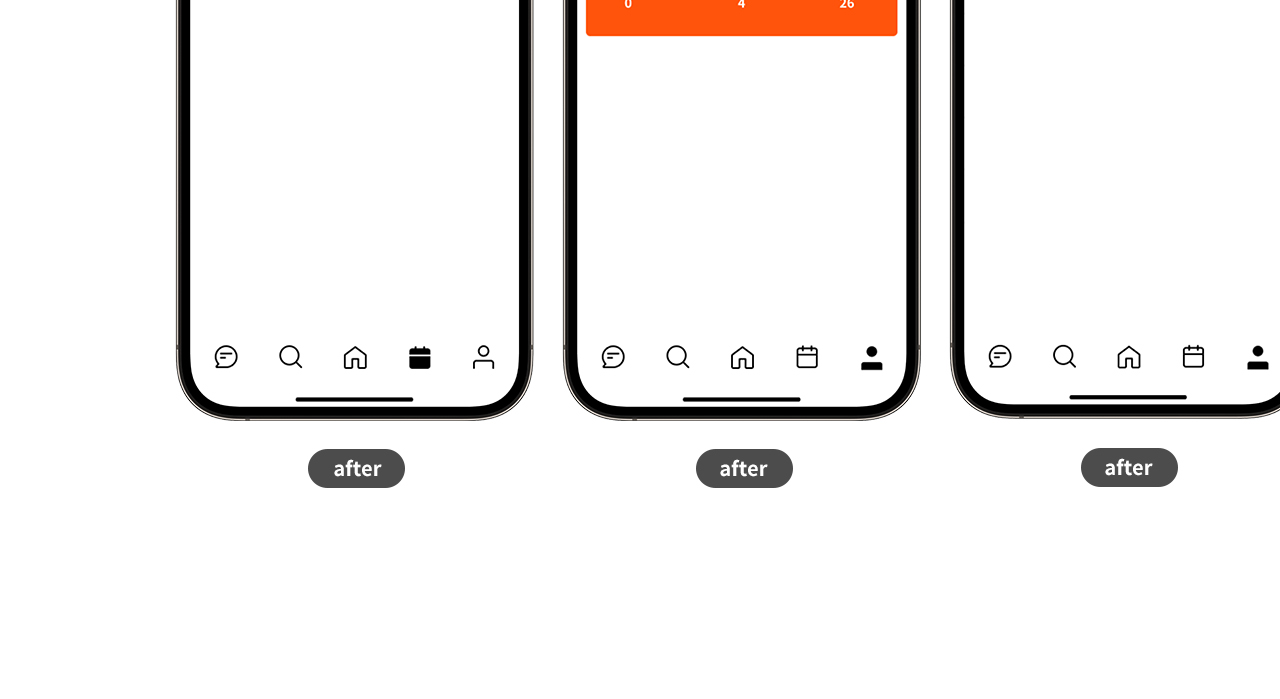
<file: 4/index.html>
<!DOCTYPE html>
<html lang="en">
<head>
    <meta charset="UTF-8">
    <meta name="viewport" content="width=device-width, initial-scale=1.0">
    <title>Document</title>
</head>
<body>
    <img src="./img/테이블링uiux서브.jpg">
    
</body>
</html>
</file>
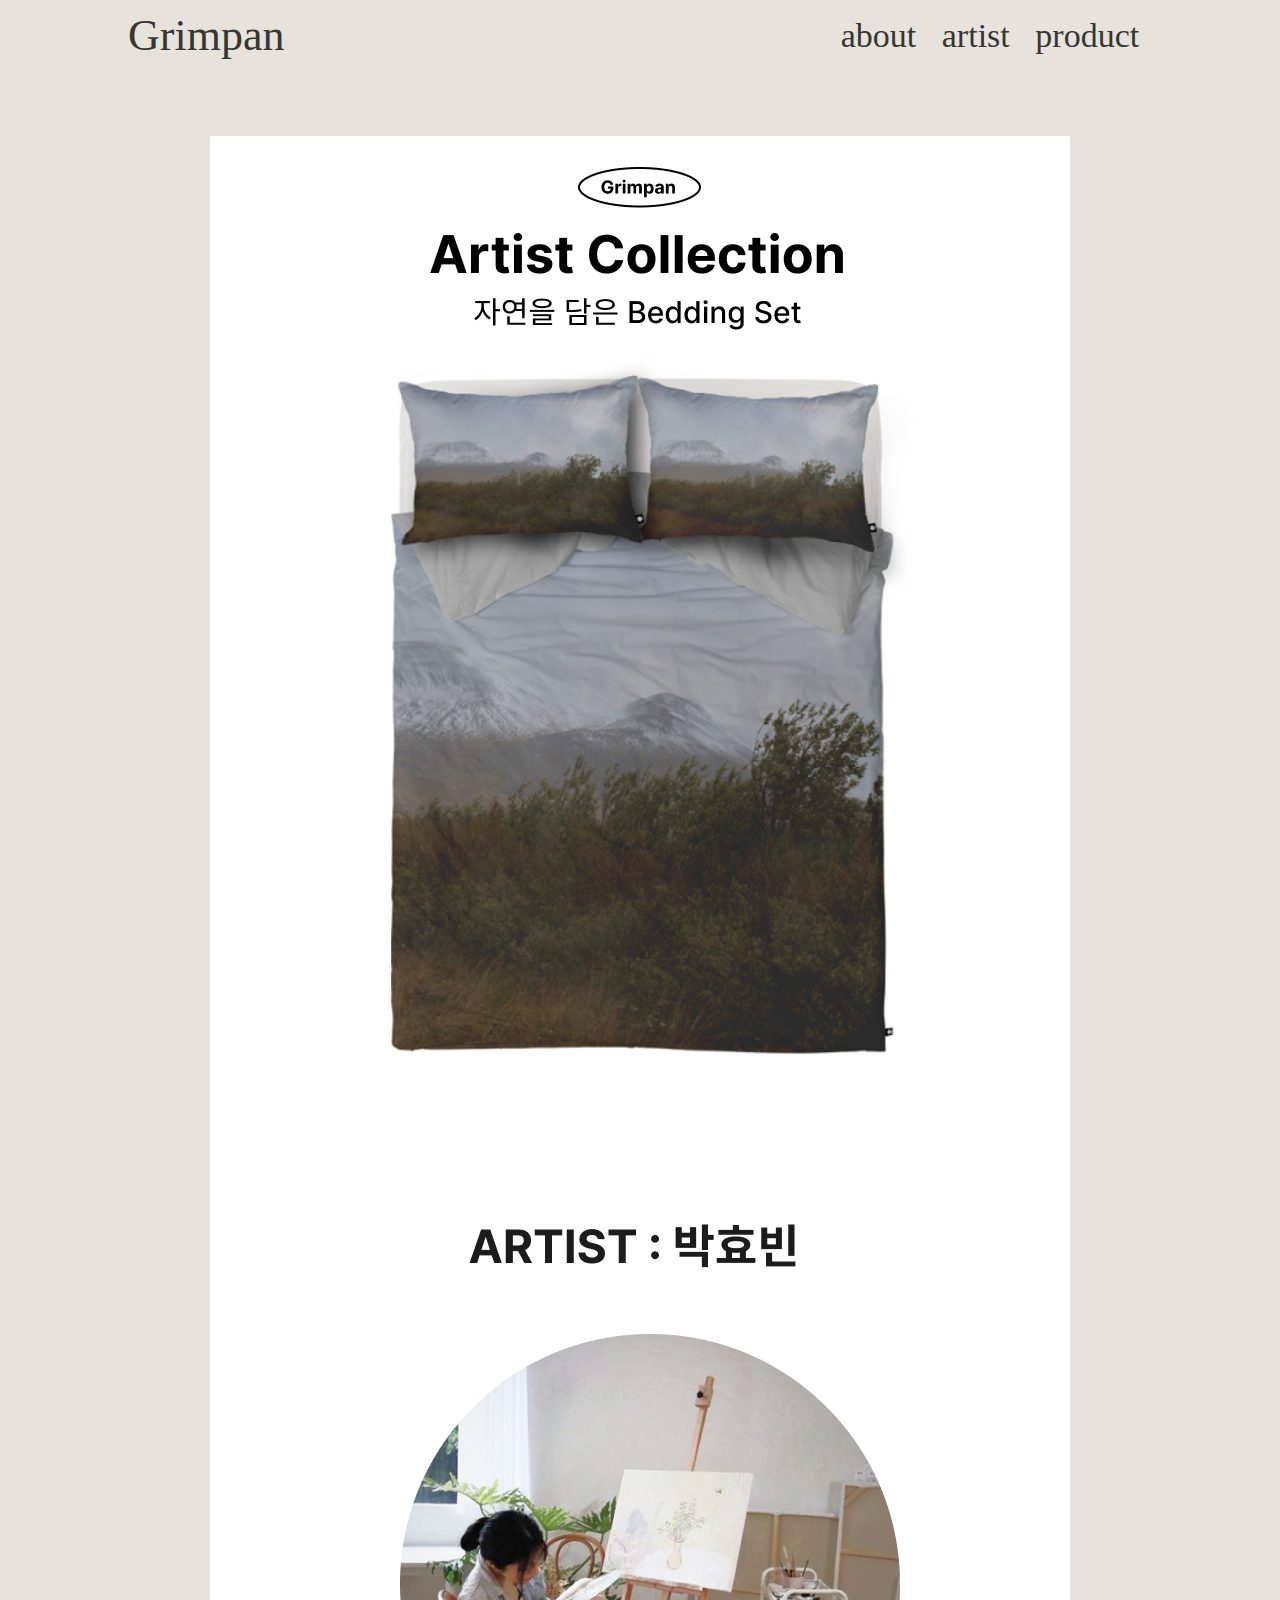
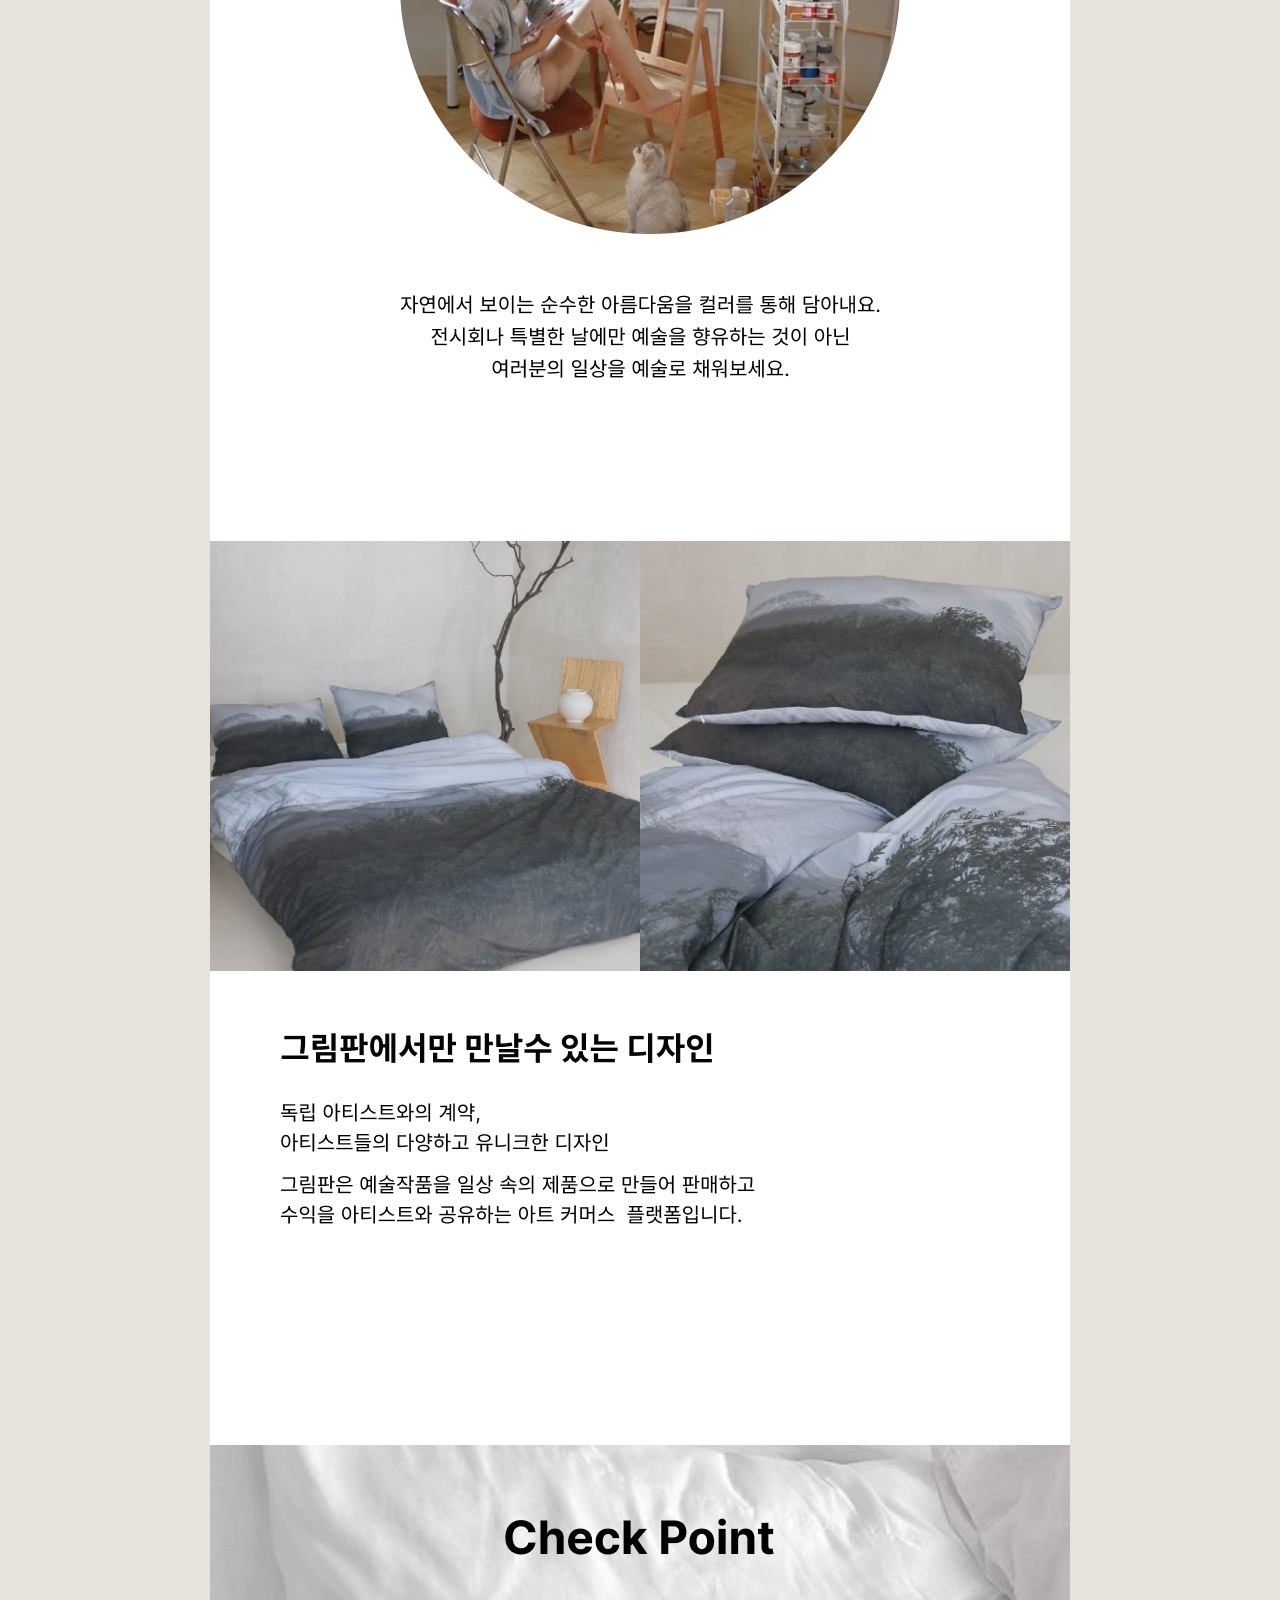
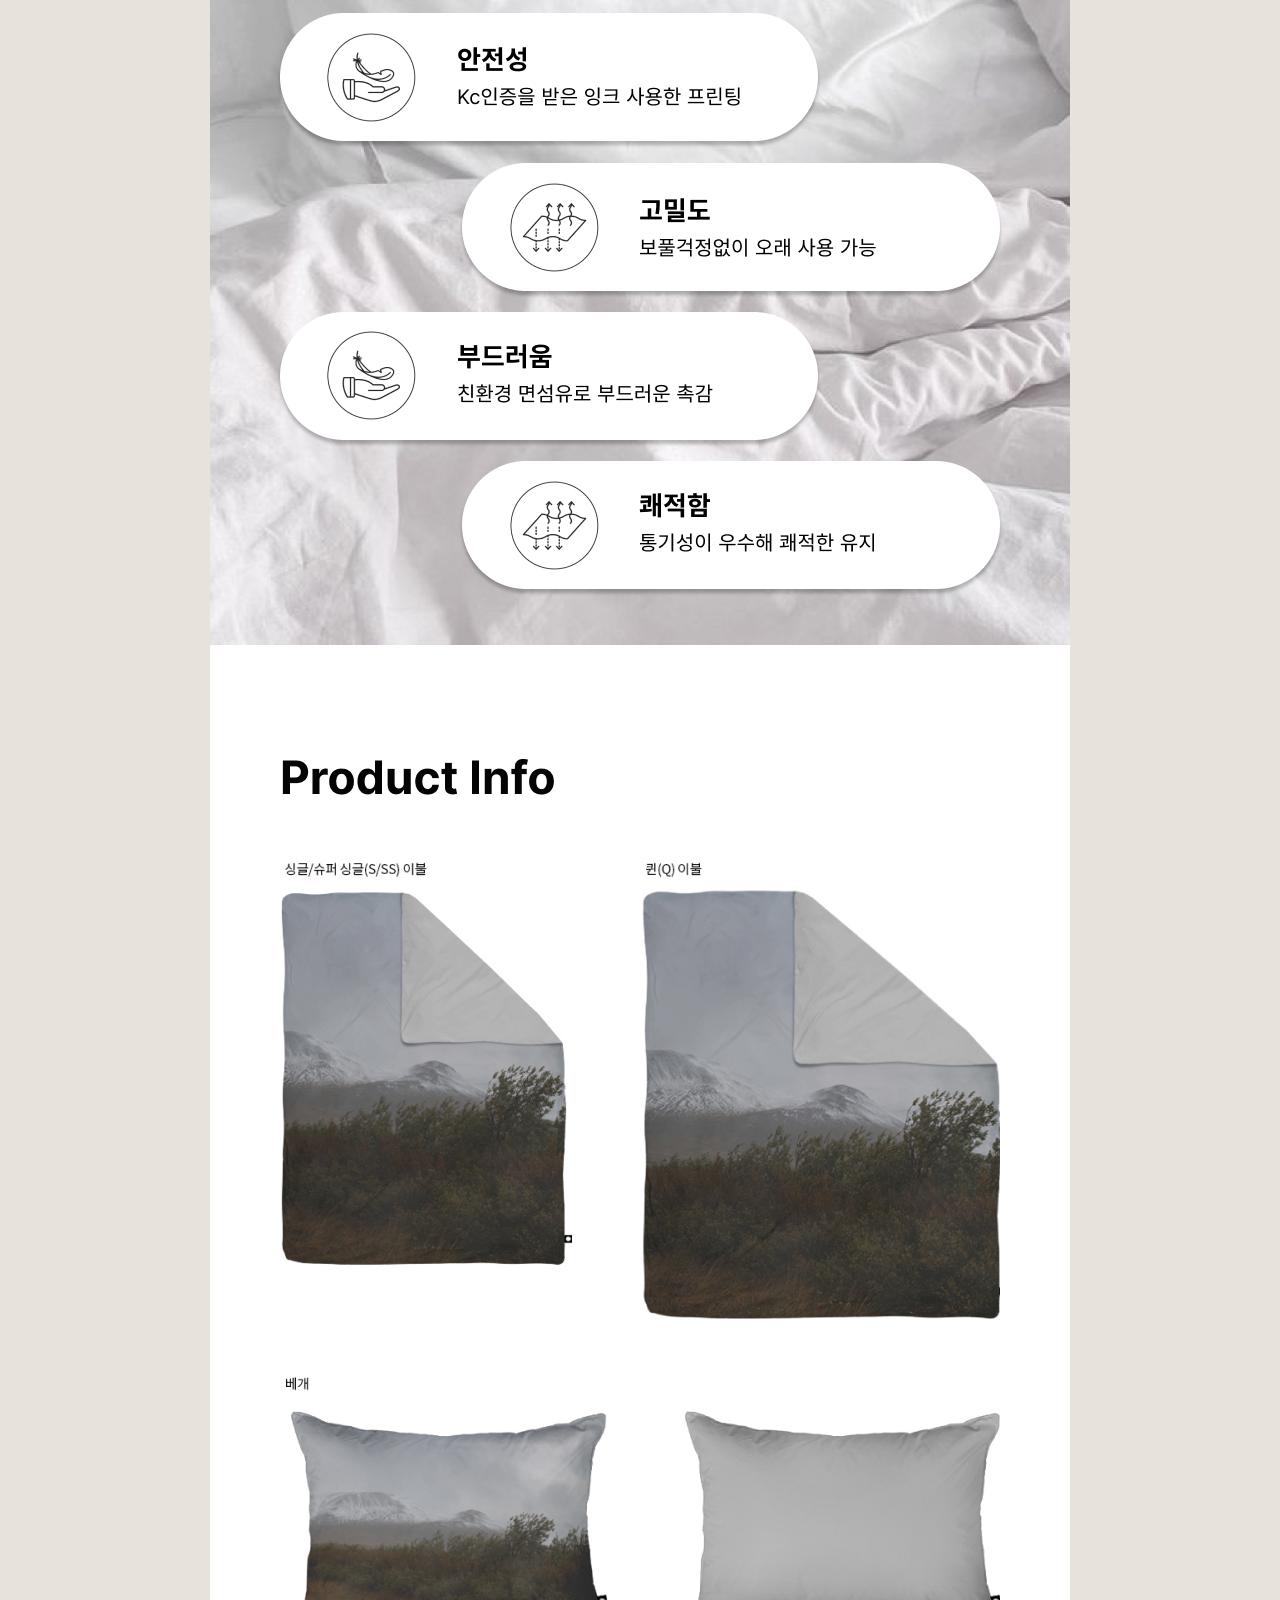
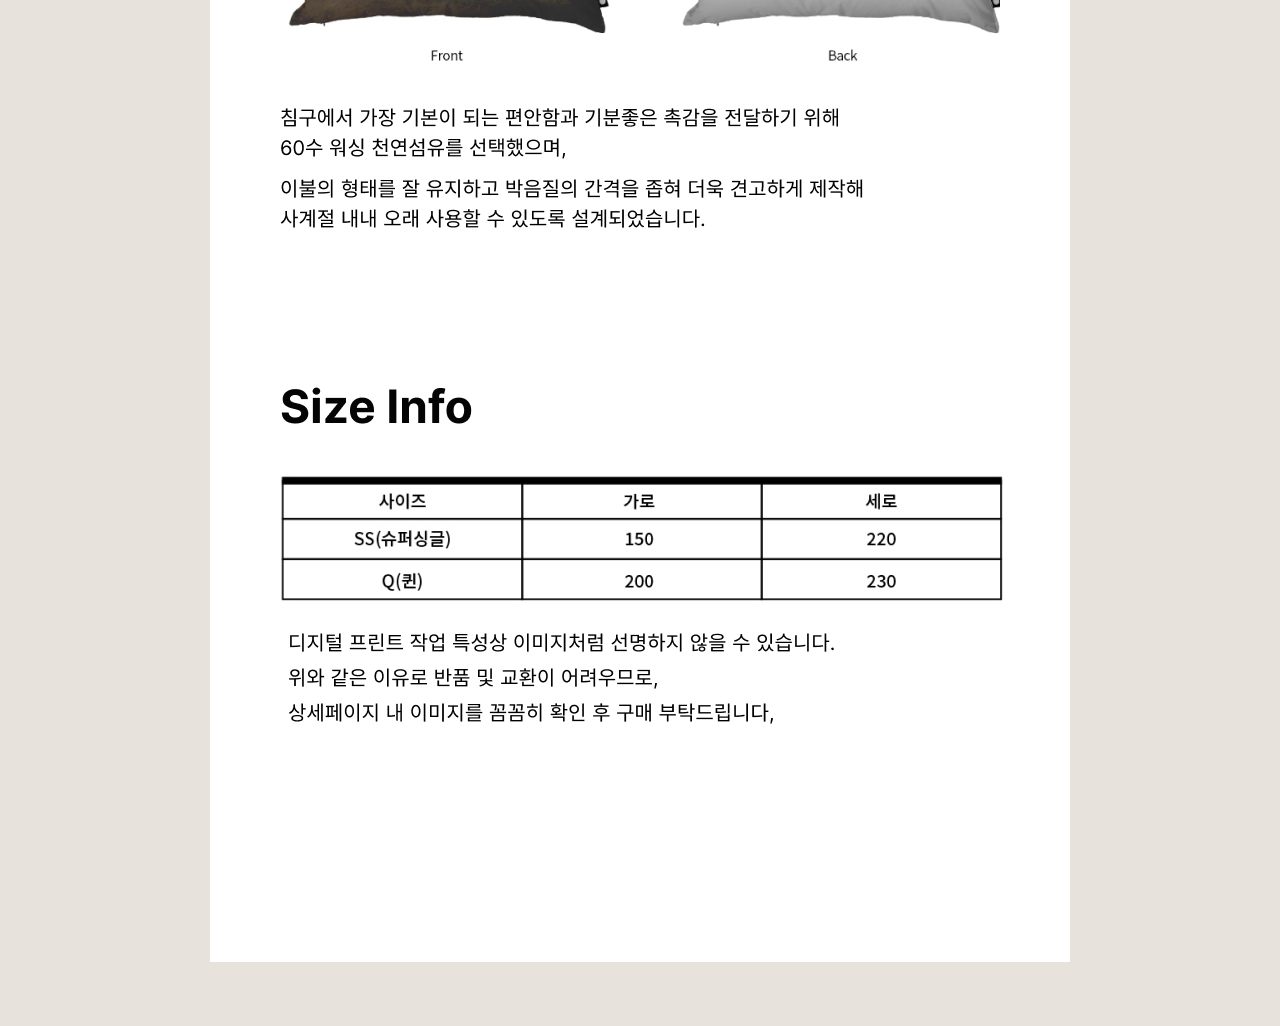
<file: 5/index.html>
<!DOCTYPE html>
<html lang="en">
<head>
    <meta charset="UTF-8">
    <meta name="viewport" content="width=device-width, initial-scale=1.0">
    <title>Document</title>
    <link rel="stylesheet" href="./css/index.css" type="text/css">
</head>
<body>
    <header>
        <h1 class="logo"><a href="./index.html">Grimpan</a></h1>
        <ul>
            <li><a href="#">about</a></li>
            <li><a href="./sub/sub.html">artist</a></li>
            <li><a href="#">product</a></li>
        </ul>
    </header>
    <div class="contents">
        <img src="./img/상세페이지.jpg">
    </div>
    
</body>
</html>
</file>
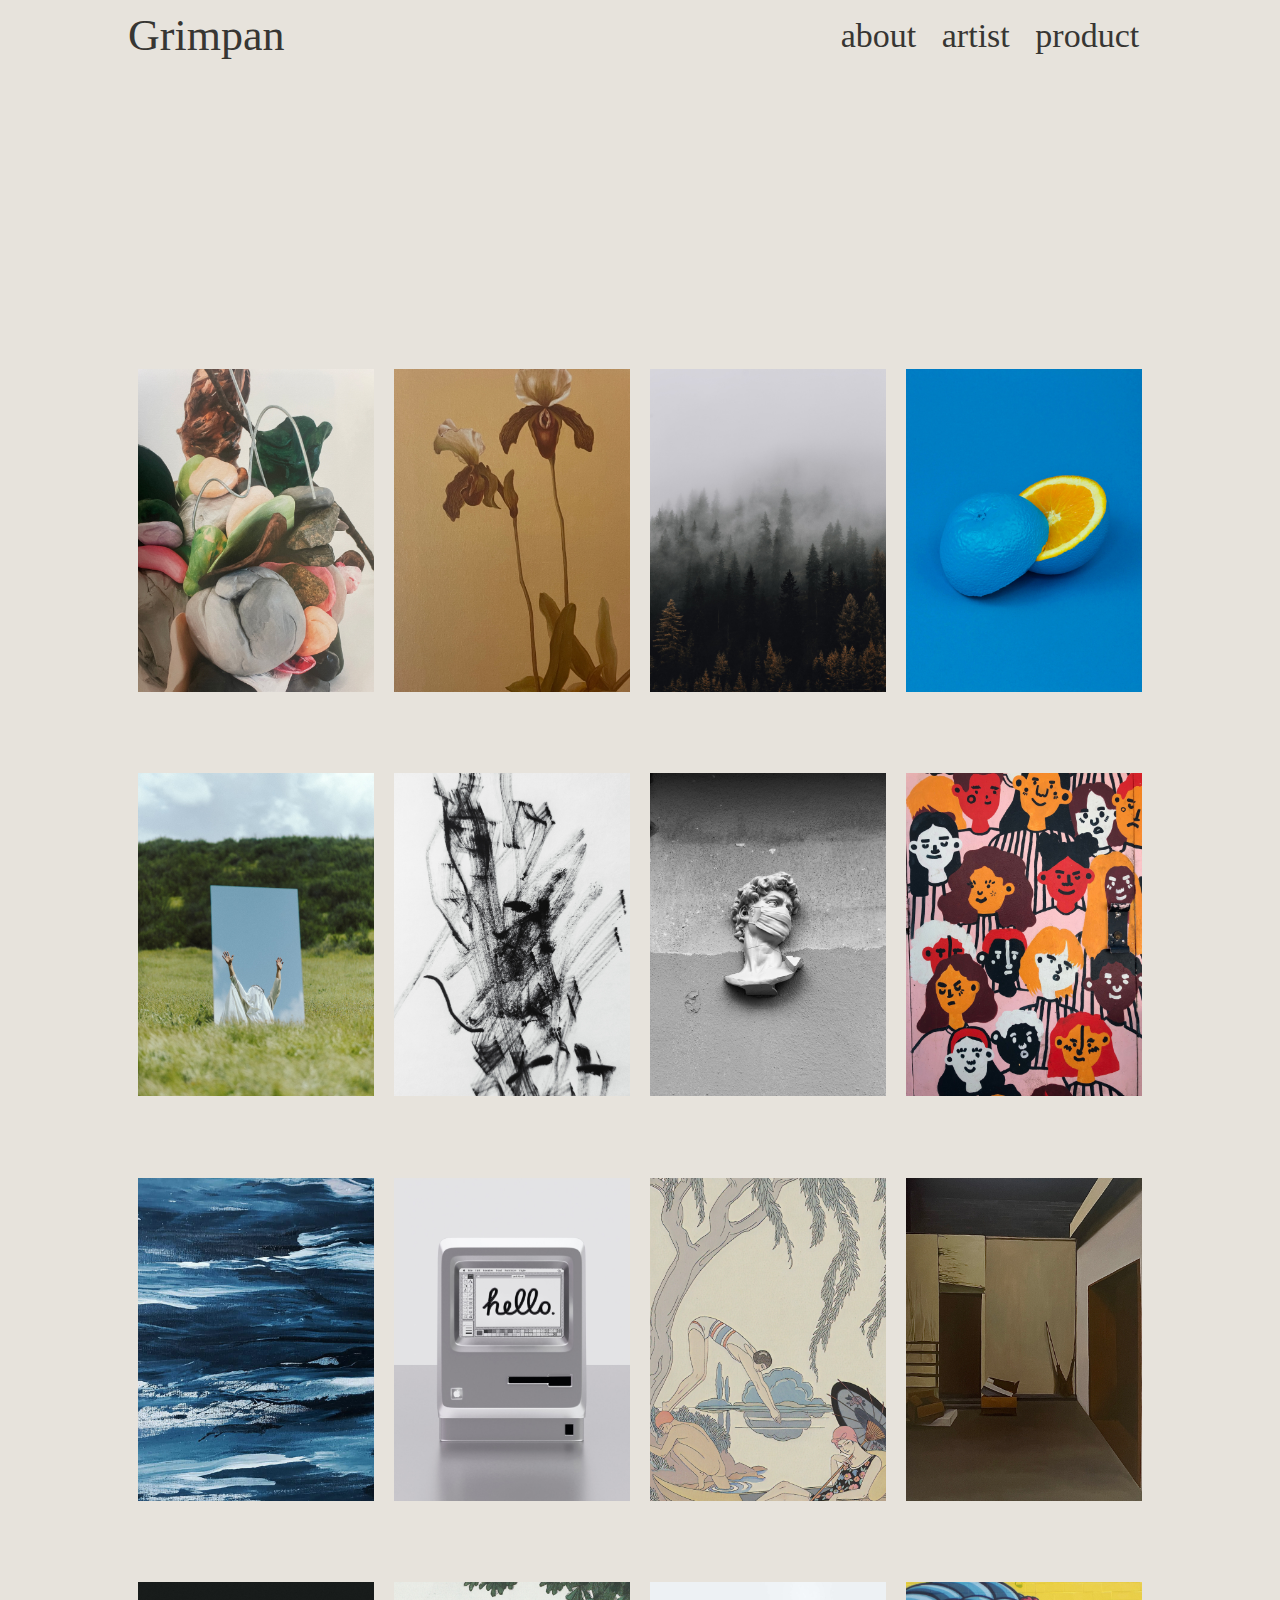
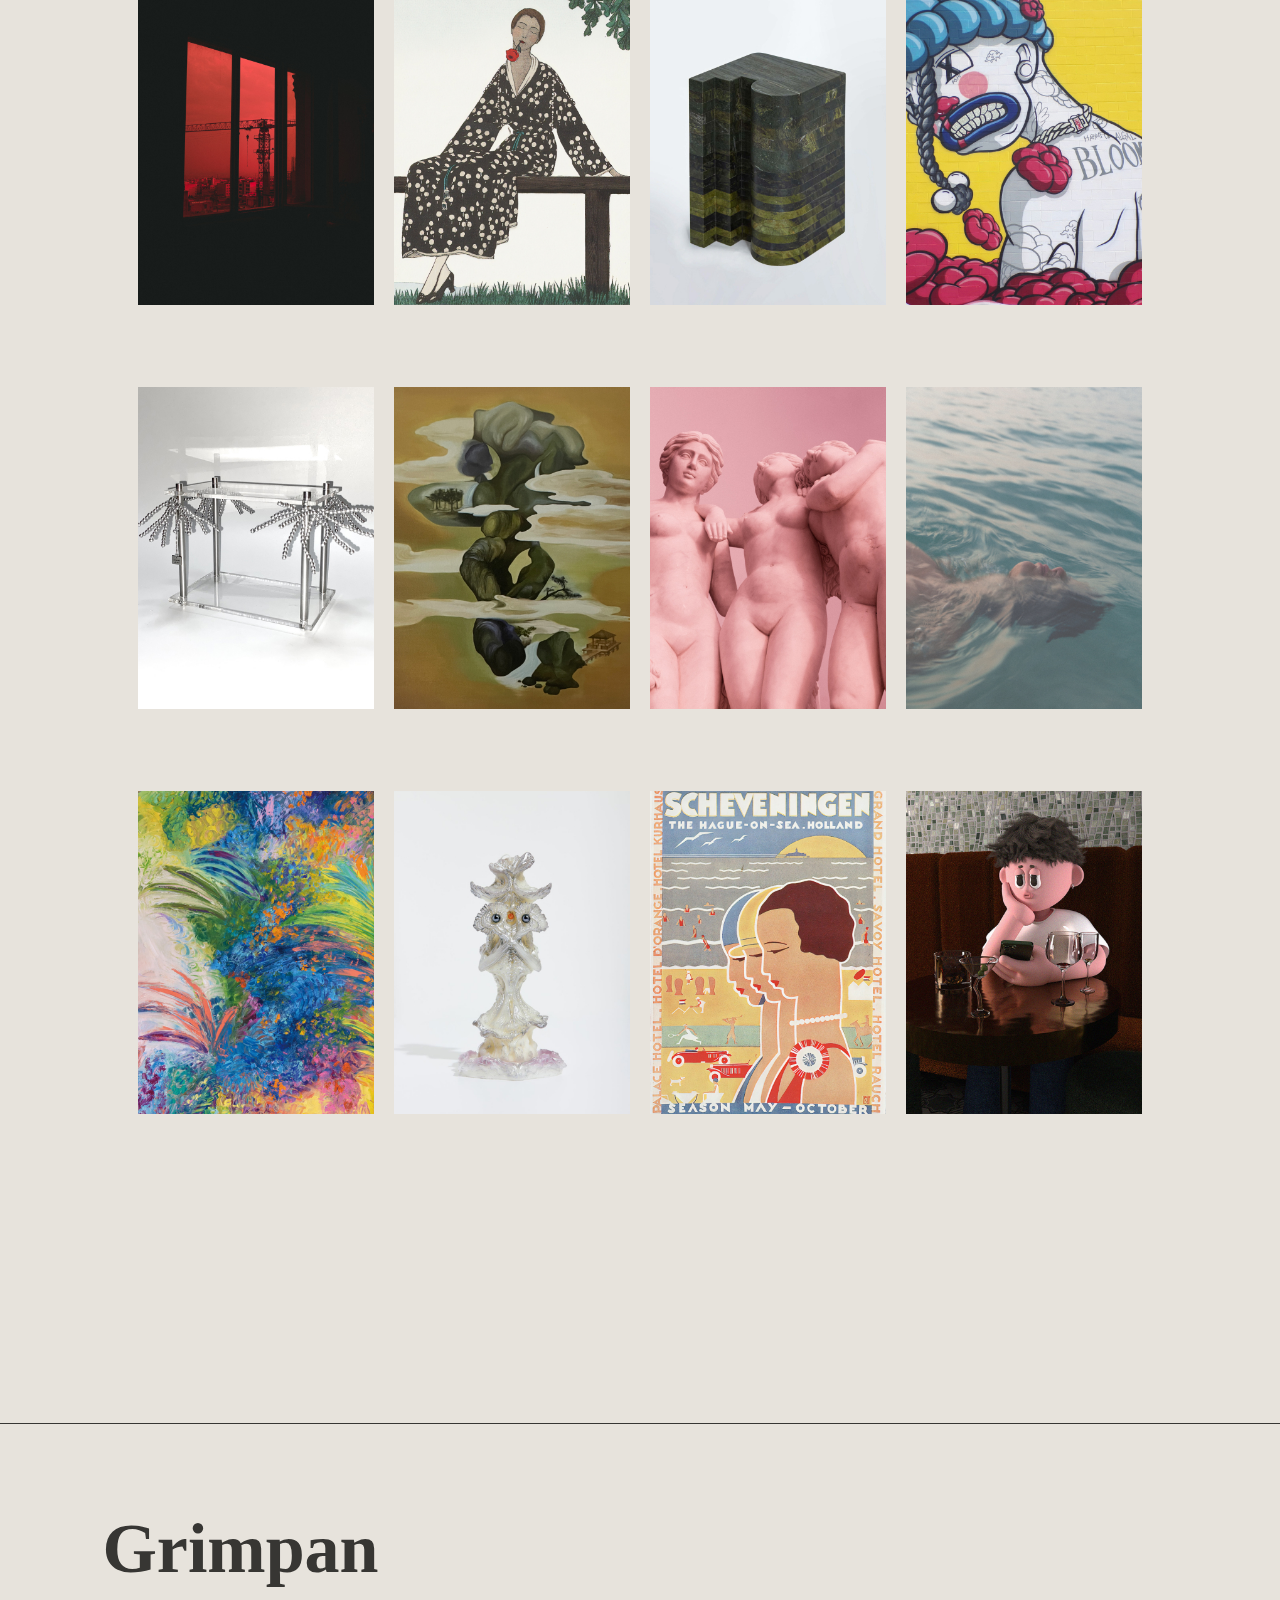
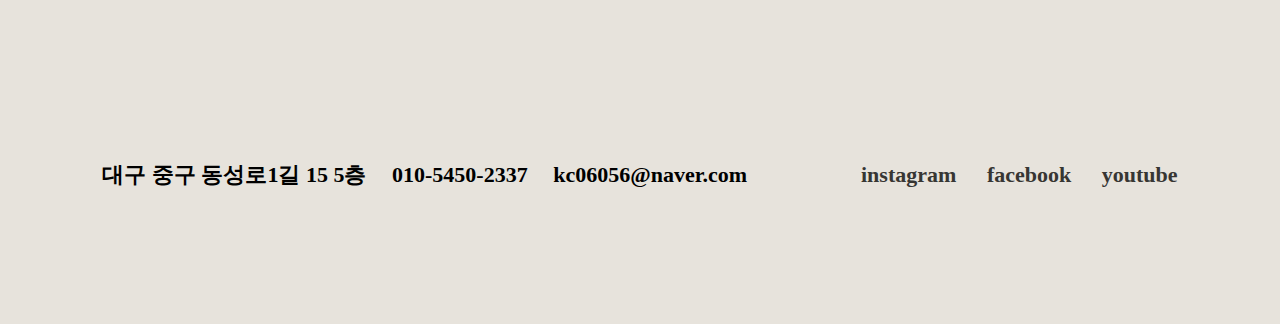
<file: 2/sub/sub.html>
<!DOCTYPE html>
<html lang="en">
<head>
    <meta charset="UTF-8">
    <meta http-equiv="X-UA-Compatible" content="IE=edge">
    <meta name="viewport" content="width=device-width, initial-scale=1.0">
    <title>Document</title>
    <link rel="stylesheet" href="./sub.css" type="text/css">
</head>
<body>

<header>
    <h1 class="logo"><a href="../index.html">Grimpan</a></h1>
        <ul>
            <li><a href="#">about</a></li>
            <li><a href="#">artist</a></li>
            <li><a href="#">product</a></li>
    </ul>
</header>
<main>
<div class="contents">
    <a href="#">
        <div class="box">
            <img src="./img/s1.jpg" alt="s1">
            <span>
            <p>최유라</p>
        </span>
        </div>
    </a>
    <a href="#">
        <div class="box">
            <img src="./img/s2.jpg" alt="s2">
            <span>
            <p>박다빈</p>
        </span>
        </div>
    </a>
    <a href="#">
        <div class="box">
            <img src="./img/s3.jpg" alt="s2">
            <span>
            <p>정지민</p>
        </span>
        </div>
    </a>
    <a href="#">
        <div class="box">
            <img src="./img/s4.jpg" alt="s2">
            <span>
            <p>김지수</p>
        </span>
        </div>
    </a>
    <a href="#">
        <div class="box">
            <img src="./img/s5.jpg" alt="s2">
            <span>
            <p>이연희</p>
        </span>
        </div>
    </a>
    <a href="#">
        <div class="box">
            <img src="./img/s6.jpg" alt="s2">
            <span>
            <p>김한슬</p>
        </span>
        </div>
    </a>
    <a href="#">
        <div class="box">
            <img src="./img/s7.jpg" alt="s2">
            <span>
            <p>이지현</p>
        </span>
        </div>
    </a>
    <a href="#">
        <div class="box">
            <img src="./img/s8.jpg" alt="s2">
            <span>
            <p>이도경</p>
        </span>
        </div>
    </a>
    <a href="#">
        <div class="box">
            <img src="./img/s9.jpg" alt="s2">
            <span>
            <p>오윤경</p>
        </span>
        </div>
    </a>
    <a href="#">
        <div class="box">
            <img src="./img/s10.jpg" alt="s2">
            <span>
            <p>김인우</p>
        </span>
        </div>
    </a>
    <a href="#">
        <div class="box">
            <img src="./img/s11.jpg" alt="s2">
            <span>
            <p>김세용</p>
        </span>
        </div>
    </a>
    <a href="#">
        <div class="box">
            <img src="./img/s12.jpg" alt="s2">
            <span>
            <p>박효빈</p>
        </span>
        </div>
    </a>
    <a href="#">
        <div class="box">
            <img src="./img/s13.jpg" alt="s2">
            <span>
            <p>이보라</p>
        </span>
        </div>
    </a>
    <a href="#">
        <div class="box">
            <img src="./img/s14.jpg" alt="s2">
            <span>
            <p>전수환</p>
        </span>
        </div>
    </a>
    <a href="#">
        <div class="box">
            <img src="./img/s15.jpg" alt="s2">
            <span>
            <p>전수호</p>
        </span>
        </div>
    </a>
    <a href="#">
        <div class="box">
            <img src="./img/s16.jpg" alt="s2">
            <span>
            <p>오지영</p>
        </span>
        </div>
    </a>
    <a href="#">
        <div class="box">
            <img src="./img/s17.jpg" alt="s2">
            <span>
            <p>이만호</p>
        </span>
        </div>
    </a>
    <a href="#">
        <div class="box">
            <img src="./img/s18.jpg" alt="s18">
            <span>
            <p>윤성민</p>
        </span>
        </div>
    </a>
    <a href="#">
        <div class="box">
            <img src="./img/s19.jpg" alt="s18">
            <span>
            <p>이시은</p>
        </span>
        </div>
    </a>
    <a href="#">
        <div class="box">
            <img src="./img/s20.jpg" alt="s18">
            <span>
            <p>최민수</p>
        </span>
        </div>
    </a>
    <a href="#">
        <div class="box">
            <img src="./img/s21.jpg" alt="s18">
            <span>
            <p>연우화</p>
        </span>
        </div>
    </a>
    <a href="#">
        <div class="box">
            <img src="./img/s22.jpg" alt="s18">
            <span>
            <p>최영현</p>
        </span>
        </div>
    </a>
    <a href="#">
        <div class="box">
            <img src="./img/s23.jpg" alt="s18">
            <span>
            <p>노호성</p>
        </span>
        </div>
    </a>
    <a href="#">
        <div class="box">
            <img src="./img/s24.jpg" alt="s18">
            <span>
            <p>김예림</p>
        </span>
        </div>
    </a>
</div>
<div class="button">
<a href="#"><P>VIEW MORE</P></a>
</div>
</main>
<footer>
    <div class="flogo"><a href="#">
    Grimpan
    </a></div>
    <div class="inner">
    <div class="inner1">
        <p>대구 중구 동성로1길 15 5층</p>
        <p>010-5450-2337</p>
        <p>kc06056@naver.com</p>
    </div>
    <div class="inner2">
        <a href="#">instagram</a>
        <a href="#">facebook</a>
        <a href="#">youtube</a>
    </div>
</div>
</footer>
</main>
</body>
</html>
</file>
<file: 1/css/style.css>
@import url('https://fonts.googleapis.com/css2?family=Inter:wght@100;200;300;400;500;600;700;800;900&family=Noto+Sans+KR:wght@100;300;400;500;700;900&display=swap');


/* font-family: 'Inter', sans-serif;
font-family: 'Noto Sans KR', sans-serif; */


*{
  padding: 0;
  margin: 0;
  font-family: 'Noto Sans KR', sans-serif;
  box-sizing: border-box;
}
a{
  text-decoration: none;
  color: rgb(77, 77, 77);
}

li{
  list-style: none;
}
img{
  display: block;
}
h1,h2,h3{
  font-family: 'Inter', sans-serif;
  color: rgb(77, 77, 77);
  margin-bottom: 0;
  
}


header{
width: 100%;
height: 80px;
background-color: rgb(255, 255, 255);
position: fixed;
top: 0;
left: 0;
z-index: 99;
display: flex;
align-items: center;
justify-content: space-between;
border-bottom: 3px solid rgb(77, 77, 77);
}
header .logo{
  margin-left: 5vw;
}
header .logo a{
  font-size: 50px;
  font-family: 'Inter', sans-serif;
  font-weight: 900;
  color: rgb(77, 77, 77);
}
header ul{
 height: 100%;
 margin-right: 5vw;
 margin-bottom: 0;
 /* margin-left: 55%; */
 display: flex;
 align-items: center;
}
.hambar{
  width: 60px;
  height: 60px;
  display: none;
}
.hambar a{
  width: 100%;
  height: 100%;
}
.hambar a img{
  width: 100%;
  height: 100%;  
}

.closebar{
  width: 60px;
  height: 60px;
  display: none;
}
.closebar a{
  width: 100%;
  height: 100%;
}
.closebar a img{
  width: 100%;
  height: 100%;  
}
header ul li{
  margin: 0px 20px;
}
header ul li a{
  color: rgb(77, 77, 77);
  font-size: 17px;
}

.sbaner{
  margin-top: 80px;
  width: 100%;
  }

.title{
    margin-left: 8vw;
    margin-top: 30px;
}
.title h2{
    font-size: 7vw;
    font-weight: 800;
    line-height: 9vw; 
}
.container h3{  
    height: 46px;
    font-size: 30px;
    font-weight: 600;
    border-bottom: 3px solid rgb(77, 77, 77);
    margin-top: 200px;
}
.contents img{
    width: 100%;
    padding-top: 50px;
    padding-bottom: 15px;
}
.contents h4{
    font-size: 20px;
    font-weight: 600;
}
.contents p{
    font-size: 15px;
}

.contents a{
  display: inline-block;
  text-align: right;
  border-bottom: 2px solid rgb(77, 77, 77);
  background-color: solid rgb(77, 77, 77);
  position: relative;
  line-height: 27px;
}
.contents a::after{
  margin-top: 28px;
  content: '';
  display: inline-block;
  position: absolute;
  right: 0;
  top: -3.5px;
  width: 7px;
  height: 7px;
  border-top:1px solid rgb(77, 77, 77);
  border-right: 2px solid rgb(77, 77, 77);
  transform: rotate(45deg);
}

.contents2 img{
    width: 100%;
    padding-top: 50px;
    padding-bottom: 15px;
} 
.contents2 h4{
    font-size: 20px;
    font-weight: 600;
}
.contents2 p{
   font-size: 15px;
}
.contents3 .box3{
    margin-top: 50px;
}
.contents3 img{
  width: 100%;
  
}
.contents3 h4{
    padding-bottom: 45px;
    font-size: 20px;
    font-weight: 600;
}
.contents3 p{
    line-height: 30px;
    font-size: 15px;
}
.contents4{
    padding-bottom: 100px;
}
.contents4 h4{
  font-size: 20px;
  font-weight: 600;
}
iframe{
    width: 100%;
}
.contents4 .box4,.box5{
  margin-top: 50px;
}
.contents4 .box5{
  padding-left: 4vw;
}
.box5 h4{
  margin-bottom: 0.5vw;
}
.box5 p{
  font-size: 15px;
margin-bottom: 2vw;
}
.textline{
  width: 100%;
  border-top: 1px solid #2d2d2d;
  border-bottom: 1px solid #2d2d2d;
  height: 100px;
  overflow: hidden;
  box-sizing: border-box;
  color: rgb(77, 77, 77);
  font-family: 'Noto Sans KR'
}
.textline .line{
  width: 100%;
  height: 100%;
  display: flex;
  line-height: 4.5vw;
  align-items: center;
  font-size:4.5vw;
  white-space: nowrap;
  letter-spacing: 1vw;
  justify-content: center;
  animation: line;
  animation-duration: 17s;
  animation-direction: alternate;
  animation-iteration-count: infinite;
}

@keyframes line{
  0%{
    transform: translateX(0);
  }
  100%{
    transform:translateX(-100%);
  }
}
.textline .line p{
  margin-bottom: 0;
  font-weight: 900;
}

footer{
width: 100%;
height: 180px;
line-height: 2;
}
footer .row{
  margin-top: 10%;
}
footer #flogo{
  font-size: 50px;
  font-weight: 900;
  font-family: 'Inter';
}
footer .inner1{
float: left;
margin-right: 3vw;
}
.box5 p{
margin-bottom: 2vw;
}
.box8{
  display: flex;
  align-items: center;
  text-align: center;
}
.box8 .icon{
display: flex;
}
.box8 span{
  display: none;
}

.box8 a{
margin-left: 2vw;

}

/* footer{
  color: rgb(77, 77, 77);
  width: 100%;
  height: 20vw;
  overflow: hidden;
  justify-content: center;
  align-items: center;
  margin-top: 10vw;
  display: flex;

}

footer .inner{
  margin-left: 15vw;
  line-height: 2vw;
  display: flex;
}
footer .inner .inner1{
  float: left;
}
footer .inner .inner2{
  margin-left: 2vw;
  float: right;
}
footer .inner a{
  color: rgb(77, 77, 77);
}
.icon{
    float: right;
    display: flex;
    align-items: center;
    text-align: center;
    justify-content: center;  
} */


@media screen and (min-width:992px) and (max-width:1200px){
  header{
  width: 100%;
}
header ul{
height: 100%;
display: flex;
align-items: center;
text-align: center;
margin-right: 150px;
}
header ul li{
  font-size: 2vw;
  margin: 0 15px;
  padding-top: 9px;
}
header ul li a{
color: rgb(77, 77, 77);
font-size: 13px;
}
.title{
    margin-left: 50px;
    
}
.title h2{
    font-weight: 800;
    line-height: 9vw; 
}

.contents h4{
  font-size: 20px;
  font-weight: 600;
}

.container{
 width: 100%;
}
.contents3 img{
width: 510px;
}
.contents3 br{
  display: none;
}
.contents3 p{
  font-size: 15px;
}
.contents3 img{
  width: 100%;
}
.contents4 p{
  margin-bottom: 4vw;
}

.contents4 p{
  font-size: 15px;
}


}


@media screen and (min-width:768px) and (max-width:991px){

  header{
    width: 100%;
    height: 80px;
    }
    
  
  header .logo a{
      font-family: 'Inter', sans-serif;
      font-weight: 900;
      color: rgb(77, 77, 77);
    }
  header ul{
     height: 100%;
     display: flex;
     align-items: center;
     text-align: center;
     margin-right: 8vw;
    }
  header ul li{
        margin: 0 15px;
        padding-top: 9px;
    }
  header ul li a{
      color: rgb(77, 77, 77);
    }
    .contents3 h4{
      padding-bottom: 20px;
    }
    .contents4 .box5{
      padding-left: 1.5vw;
    }

    .box5 h4{
      margin-bottom: 1vw;
    }
    .box5 p{
      margin-bottom: 4vw;
    }
 

  .icon{
      margin: 2vw 28vw;
    }
.icon img{
  display: none;
}
.box8 span{
  display: contents;
}
.icon a{
  margin-left: 2vw;
}
  }

@media screen and (min-width:576px) and (max-width:767px){
  header{
    width: 100%;
    flex-direction: column;
    align-items: flex-start;
    font-size: 20px;
    padding-top: 1.2%;
  }
  header .logo a{
    margin-left: 18px;
  }
  header ul{
    flex-direction: column;
    align-items: center;
    width: 100%;
   
    display: none;
  }
  header ul li{
    width: 100%;
    background-color: #2d2d2d;
    text-align: center;
    padding: 2% 0%;
    margin: 0;
  }
  header ul li:hover{
    background-color: black;
  }
  header ul li:hover a{
    color: aliceblue;
  }
  .hambar{
    width: 50px;
    height: 40px;
    display: block;
    position: absolute;
    right: 8%;
    margin-top: 1.6%;
  }
  .closebar{
    width: 50px;
    height: 50px;
   display: none;
    position: absolute;
    right: 9%;
    padding-top: 0.4%;
    z-index: 999;
  }
  .hambar a{
    width: 100%;
    height: 100%;
  }
  /* header ul{
    display: none;
  } */
 
  .container h3{
  margin-top: 150px;
  }

.box3 p{
  font-size: 14px;
}
.contents3 img{
  width: 100%;
  
}
.contents3 h4{
    padding-bottom: 2vw;
    font-weight: 600;
}

.contents4 .box5{
  padding-left: 1.5vw;
}

.box7, .box8{
  font-size: 13px;
}

.icon{
  margin: 2vw 28.5vw;
}
.icon img{
  display: none;
}
.box8 span{
  display: contents;
}
.icon a{
  margin-left: 2vw;
}


}

@media screen and (min-width:395px) and (max-width:575px){
  header{
    width: 100%;
    flex-direction: column;
    align-items: flex-start;
    font-size: 20px;
    padding-top: 2.5%;
  }

  header .logo a{
    margin-left: 10px;
  }
  header ul{
    flex-direction: column;
    align-items: center;
    width: 100%;
   
    display: none;
  }

  header ul li{
    width: 100%;
    background-color: #2d2d2d;
    text-align: center;
    padding: 2% 0%;
    margin: 0;
  }
  header ul li:hover{
    background-color: black;
  }
  header ul li:hover a{
    color: aliceblue;
  }
  .hambar{
    width: 50px;
    height: 40px;
    display: block;
    position: absolute;
    right: 12%;
    margin-top: 2%;
  }
  .closebar{
    width: 50px;
    height: 50px;
   display: none;
    position: absolute;
    right: 9%;
    padding-top: 0.4%;
    z-index: 999;
  }
  .hambar a{
    width: 100%;
    height: 100%;
  }
header ul{
  display: none;
}

footer .inner a{
  color: rgb(77, 77, 77);
}
.container h3{
margin-top: 100px;
}
.contents3 p{
margin: 0;
}
.contents3 br{
  display: none;
}
footer #flogo{
  font-size: 40px;
  font-weight: 900;
  font-family: 'Inter';
}
.box5 h4{
  margin-bottom: 1vw;
}
.box5 p{
  margin-bottom: 4vw;
}
.box7, .box8{
  font-size: 12px;
}
.icon{
  margin: 2vw 32.5vw;
}
.icon img{
  display: none;
}
.box8 span{
  display: contents;
}
.icon a{
  margin-left: 2vw;
}
}

@media screen and (max-width:394px){
  header{
    width: 100%;
    height: 60px;
    flex-direction: column;
    align-items: flex-start;
    font-size: 20px;
    padding-top: 1.2%;
  }
  header .logo{
    margin: 0;
  }
  header .logo a{
    margin-left: 15px;
  }
  header ul{
    flex-direction: column;
    align-items: center;
    width: 100%;
   
    display: none;
  }
  header ul li{
    width: 100%;
    background-color: #2d2d2d;
    text-align: center;
    padding: 2% 0%;
    margin: 0;
  }
  header ul li:hover{
    background-color: black;
  }
  header ul li:hover a{
    color: aliceblue;
  }
  .hambar{
    width: 40px;
    height: 30px;
    display: block;
    position: absolute;
    right: 6%;
    margin-top: 2.3%;
  }
  .closebar{
    width: 35px;
    height: 38px;
   display: none;
    position: absolute;
    right: 9%;
    padding-top: 2%;
    z-index: 999;
  }
  .hambar a{
    width: 100%;
    height: 100%;
  }
  header .logo a{
    font-size: 40px;
  }
  .sbaner{
    margin-top: 60px;
  }
  .title{
    margin-left: 4vw;
    margin-top: 20px;
  }
.container h3{
  height: 40px;
font-size: 26px;
margin-top: 70px;
}

.contents3 br{
  display: none;
}
  header ul{
    display: none;
  }
  footer #flogo{
    font-size: 30px;
    font-weight: 900;
    font-family: 'Inter';
  }
  .box2{
    padding: 3vw;
  }
  .box2 h4{
    font-size: 14px;
  }
  .box2 p{
    font-size: 10px;
  }
  .box4{
    height: 70vw;
    overflow: hidden;
  }
  .box7, .box8{
    font-size: 10px;
  }
  .contents3 h4{
    font-size: 18px;
    padding-bottom: 10px;
      }
  .contents3 p{
    font-size: 12px;
    line-height: 25px;
    margin: 0;
  }

  .contents4 .box5{
    margin-top: 30px;
  }
  .box5 h4{
    margin-bottom: 1vw;
  }
  .box5 p{
    margin-bottom: 6vw;
  }

  .icon img{
    display: none;
  }
  .icon{
 margin: auto;
 margin-top: 5vw;
  }
  .box8 span{
    display: contents;
  }
  .icon a{
    margin-left: 2vw;
  }
}
</file>
<file: 3/css/index.css>
@charset "utf-8";

html, body, div, span, applet, object, iframe,
h1, h2, h3, h4, h5, h6, p, blockquote, pre,
a, abbr, acronym, address, big, cite, code,
del, dfn, em, img, ins, kbd, q, s, samp,
small, strike, strong, sub, sup, tt, var,
b, u, i, center,
dl, dt, dd, ol, ul, li,
fieldset, form, label, legend,
table, caption, tbody, tfoot, thead, tr, th, td,
article, aside, canvas, details, embed, 
figure, figcaption, footer, header, hgroup, 
menu, nav, output, ruby, section, summary,
time, mark, audio, video {
	margin: 0;
	padding: 0;
	border: 0;
	font-size: 100%;
	font: inherit;
	vertical-align: baseline;
}

article, aside, details, figcaption, figure, 
footer, header, hgroup, menu, nav, section {
	display: block;
}
body {
	line-height: 1;
}
ol, ul {
	list-style: none;
    text-decoration: none;
}
blockquote, q {
	quotes: none;
}
blockquote:before, blockquote:after,
q:before, q:after {
	content: '';
	content: none;
}
table {
	border-collapse: collapse;
	border-spacing: 0;
} 
*{
    padding: 0;
    margin: 0;
    box-sizing: border-box;
    transition: all .5s;
   }
   li{
    list-style: none;
   }
   a{
    text-decoration: none;
    color: black;
   }
   body{
    color: inherit;
   }
   img{
    display: block;
   }
   html{
    font-size: 10px;
   }
   header{
    width: 100%;
    height: 16vh;
    background-color: rgb(255, 255, 255);
    position: fixed;
    z-index: 999;
   }
   header .logo img{
    width: 15vw;
    height: 8vh;
    margin: 5% 50%;

   }
   .tophead{
    display: flex;
    justify-content: space-between;
   }
   .log{
    font-size: 1.7rem;
    margin-top: 2.3%;
    margin-right: 10%;
   }
   .log a:hover{
    font-weight: 700;
    color: #111266;
   }
   .search{
    margin-top: 2%;
    margin-left: 50%;
    width: 11vw;
    height: 4.1vh;
    border: 1px solid black;
    border: none;
    border-bottom: 1px solid black;
   }
   .search_input{
    width: 8vw;
    border: none;
    font-size: 1.7rem;
    line-height: 3.3rem;
    padding-left: 5%;
   }
   button{
    width: 2.7vw;
    height: 3.5vh;
    font-size: 1.6rem;
    background-color: white;
    cursor: pointer;
   }
   button:hover{
    font-weight: 700;
    background-color: #c9c9c9;
   }
   nav{
    width: 100%;
    height: 6.3vh;
    display: flex;
    color: rgb(0, 0, 0);
    background-color: #111266;
    padding-left: 20%;
    font-size: 2rem;
    line-height: 50px;
    text-align: center;
    
   }
   nav .mainmenu{
    width: 10.2vw;
    height: 6.3vh;
    background-color: #111266;
    color: rgb(255, 255, 255);
   }
   nav .mainmenu>li>a{
    color: white;
   }
   nav .mainmenu>li{
   
    width: 10vw;
    height: 6vh;
    line-height: 60px;
    font-weight: 700;
    color: white;
   }
   nav .mainmenu>li:hover a{
    width: 10vw;
    height: 6.2vh;
    display: block;
    background-color: #ffffff;
    border: 2px solid #111266;
    color: #111266;
    z-index: 999;
   }
   nav .submenu>li:hover a{
    width: 10vw;
    height: 5.8vh;
    display: block;
    background-color: #ffffff;
    border: 2px solid #111266;
    color: #111266;
   }
   nav .mainmenu li a:hover{
    color: #111266;
   }
   .submenu{
    width: 10vw;
    height: 32vh;
    border: 1px solid #e9e9e9;
    margin-top: 1%;
    display: none;
   }
   .submenu>li{
    background-color: #ffffff;
    left: 0;
    color: black;
     z-index: 2;
   }
   .submenu>li:hover{
    color: #111266;
    font-weight: 700;
   }

   header nav .submenu::after{
    content: '';
    position: absolute;
    top: 15vh;
    left: 0;
    width: 100%;
    height: 34.3vh;
    background-color: rgb(255, 255, 255);
    z-index: -1;
   }
   main{
    position: absolute;
    top: 17%;
   }
   .slide{
    width: 99vw;
    height: 64vh;   
    position: relative;
    overflow: hidden;
   }
   .slide ul{
    width: 297vw;
    height: 64vh;
    position: relative;
   }
 .slide ul li{
    float: left;
    width: 100%;
    height: 64vh;
    position: relative;
   }
 
   .cir{
    display: flex;
    position: absolute;
    top: 21%;
    z-index: 9;
    margin-left: 3%;
   }
   .cir ul{
    position: absolute;
    top: 6%;
   }
   .cir li{
    border-radius: 25%;
    width: 6.8vw;
    padding-bottom: 10.5rem;
    position: relative;
    padding-left: 2%;
    margin-left: 3rem;
    z-index: 10;
   }
   .cir li a{
    position: absolute;
    top: 33%;
    left: 0%;
    line-height: 2.5rem;
    font-size: 1.5rem;
   text-align: center;
   justify-content: center;
   display: block;
   color: white;
   }
   .cir li a::after{
    content: '';
    background-color: rgb(0, 0, 0);
    color: white;
    border-radius: 25%;
    width: 7vw;
    padding-bottom: 10rem;
    z-index: -1;
    top: -150%;
    left: -20%;
    position: absolute;
    opacity: 65%;
   }
   .cir a:hover{
   font-weight: 700;
   font-size: 1.55rem;
   }

#contents{
    width: 100%;
    height: 70vh;
    background-color:#ddf4ff;
    position: relative;
}
#contents h3{
    font-size: 3.5rem;
    font-weight: 700;
    text-align: center;
    padding-top: 8rem;
    color: rgb(0, 0, 0);
    
}
#contents .title{
    font-size: 2.3rem;
    line-height: 3.5rem;
    padding-left: 26.5%;    
    margin-top: 4%;
    margin-bottom: 2%;
    position: relative;
}
#contents .title a{
    color: #5f5f5f;
    margin: 2%;
    text-align: center;
    padding: 1%;
}
#contents .title a:hover{
    font-weight: 700;
    border-bottom: 2px solid rgb(0, 0, 124);
    color: rgb(0, 0, 124);
}
.topbox{
    width: 75vw;
    height: 32vh;
    line-height: 7.5rem;
    font-size: 1.8rem;
    border-top: 3px solid rgb(121, 121, 121);
    border-bottom: 3px solid rgb(121, 121, 121);
    position: absolute;
    left: 12%;
}
.tab2, .tab3, .tab4, .tab5{
    display: none;
}
.box ul li a:hover{
    font-weight: 700;
}


.box li{
    border-bottom: 1px solid rgb(190, 190, 190);
}
.box li a{
    padding-left: 3%;
}
.news{
    width: 75vw;
    height: 52vh;
    margin: 0 auto;
    margin-top: 5vh;
    box-shadow: 1px 1px 20px 5px #b3b3b3;
}

.newslist{
    float: left;
    margin-top: 4%;
    margin-left: 2.5%;
}

.news img{
    width: 22.5vw;
    height: 35vh;
    overflow: hidden;
    position: relative;
    cursor: pointer;
}
.news ul li:hover img{
    transform:  scale(1.02);
}
.news ul li:hover a{
    border-bottom: 1px solid black;
}
.list{
    margin-top: 3%;
    font-size: 1.8rem;
    line-height: 3rem;
}
.banner2{
    width: 75vw;
    height: 25vh;
    margin: 2.5% auto;
    position: relative;
    display: flex;
}
.banner2 img{
    width: 700px;
    height: 150px;
    overflow: hidden;
    margin: 0 auto;
    margin-top: 3%;
}
.banner2 img:hover{
    transform:  scale(1.02);
}
.bannerin2{
    margin-left: 3%;
}
footer{
    position: relative;
    top: 240vh;
    width: 100%;
    height: 20vh;
    background-color: #111266;
    color: white;
}
footer .txt{
    display: block;
    font-size: 1.4rem;
    margin-left: 14%;
    padding-top: 2%;
}
.inner a{
    font-size: 1.6rem;
    font-weight: 900;
    padding: 0.1% 0;
    margin-left: 1%;
    color: white;
    border-bottom: 1px solid white;
}
.inner a:first-child{
    margin: 0;
}
.inner2{
    display: flex;
    margin-top: 2.5%;
}
.inner3{
    display: flex;
    margin-top: 1%;
}
footer .txt p{
    margin-left: 1vw;
}
footer .txt p:first-child{
    margin: 0;
}
</file>
<file: 5/css/index.css>
/* http://meyerweb.com/eric/tools/css/reset/ 
   v2.0 | 20110126
   License: none (public domain)
*/

html, body, div, span, applet, object, iframe,
h1, h2, h3, h4, h5, h6, p, blockquote, pre,
a, abbr, acronym, address, big, cite, code,
del, dfn, em, img, ins, kbd, q, s, samp,
small, strike, strong, sub, sup, tt, var,
b, u, i, center,
dl, dt, dd, ol, ul, li,
fieldset, form, label, legend,
table, caption, tbody, tfoot, thead, tr, th, td,
article, aside, canvas, details, embed, 
figure, figcaption, footer, header, hgroup, 
menu, nav, output, ruby, section, summary,
time, mark, audio, video {
	margin: 0;
	padding: 0;
	border: 0;
	font-size: 100%;
	font: inherit;
	vertical-align: baseline;
}
/* HTML5 display-role reset for older browsers */
article, aside, details, figcaption, figure, 
footer, header, hgroup, menu, nav, section {
	display: block;
}
body {
	line-height: 1;
}
ol, ul {
	list-style: none;
}
blockquote, q {
	quotes: none;
}
blockquote:before, blockquote:after,
q:before, q:after {
	content: '';
	content: none;
}
table {
	border-collapse: collapse;
	border-spacing: 0;
}
a{
	text-decoration: none;
	color: rgb(55, 54, 51);
}
p{
	color: (55, 54, 51);
}
img{
	display: block;
	max-width: 100%;
}

body{
	background-color: rgb(231,227,220);
}
main{
	width: 100%;
	overflow: hidden;
}
html{
	font-size: 20px;
}
header{
    width: 80%;
    height: 8vh;
	display: flex;
	justify-content: space-between;
	align-items: center;
	margin: 0 auto;
    position: relative;
}
header .logo{
	font-size: 2.2rem;
}
header .logo a{
	color: rgb(55, 54, 51);
	font-weight: 500;
}
header ul{
	display: flex;
	text-align: center;
	justify-content: center;
    
}
header ul li{
	margin: 0 1vw;
}
header ul li a{
	font-size: 1.7rem;
	color: rgb(55, 54, 51);
}
.contents{
    width: 860px;
    height: 100%;
	margin: 5% auto;
	/* position: absolute;
	top: 30%;
	left: 50%;
	transform: translate(-50%,-50%);*/
}
</file>
<file: 2/sub/sub.css>
/* http://meyerweb.com/eric/tools/css/reset/ 
   v2.0 | 20110126
   License: none (public domain)
*/

html, body, div, span, applet, object, iframe,
h1, h2, h3, h4, h5, h6, p, blockquote, pre,
a, abbr, acronym, address, big, cite, code,
del, dfn, em, img, ins, kbd, q, s, samp,
small, strike, strong, sub, sup, tt, var,
b, u, i, center,
dl, dt, dd, ol, ul, li,
fieldset, form, label, legend,
table, caption, tbody, tfoot, thead, tr, th, td,
article, aside, canvas, details, embed, 
figure, figcaption, footer, header, hgroup, 
menu, nav, output, ruby, section, summary,
time, mark, audio, video {
	margin: 0;
	padding: 0;
	border: 0;
	font-size: 100%;
	font: inherit;
	vertical-align: baseline;
}
/* HTML5 display-role reset for older browsers */
article, aside, details, figcaption, figure, 
footer, header, hgroup, menu, nav, section {
	display: block;
}
body {
	line-height: 1;
}
ol, ul {
	list-style: none;
}
blockquote, q {
	quotes: none;
}
blockquote:before, blockquote:after,
q:before, q:after {
	content: '';
	content: none;
}
table {
	border-collapse: collapse;
	border-spacing: 0;
}
a{
	text-decoration: none;
	color: rgb(55, 54, 51);
}
html{
	font-size: 20px;
}
img{
	display: block;
	max-width: 100%;
}

body{
	background-color: rgb(231,227,220);
}

header{
    width: 80%;
    height: 8vh;
	display: flex;
	justify-content: space-between;
	align-items: center;
	margin: 0 auto;
}
header .logo{
	font-size: 2.2rem;
}
header .logo a{
	color: rgb(55, 54, 51);
	font-weight: 500;
}
header ul{
	display: flex;
	text-align: center;
	justify-content: center;
    
}
header ul li{
	margin: 0 1vw;
}
header ul li a{
	font-size: 1.7rem;
	color: rgb(55, 54, 51);
}

.contents{
	display: block;
	width: 80%;
	height: 200vw;
	margin: 0 auto;
	flex-wrap: wrap;
	margin-top: 20%;
	margin-bottom: 15vh;

}
.button p{
	display: none;
}
.contents a{
	width: 23%;
	height: fit-content;
	margin: 4% 1%;
	float: left;
	position: relative;
}
.contents img{
	width: 100%;
	height: 100%;
	position: relative;
	z-index: 999;
}
.contents a span{
	width: 100%;
	height: 50%;
	font-size: 1.5rem;
	text-align: center;
	color: white;
	font-weight: 700;
	position: absolute;
	top: 45%;
	
}
.contents a span p{
	text-align: center;
}
.contents img:hover{
	opacity: 30%;
}
.contents .box{
	background-color: black;
}
.contents a:hover{
	background-color: rgba(0, 0, 0, 0.5);
}

footer{
	width: 100%;
	height: 500px;
	border-top: 1px solid rgb(55, 54, 51);
}
footer .flogo{
	font-size: 3.5rem;
	font-weight: 700;
	color: solid rgb(55, 54, 51);
	margin-top: 10vh;
	margin-left: 8vw;
}
.inner{
	display: flex;
	margin-top: 20vh;
	justify-content: space-between;
}
footer .inner1 {
	display: flex;
	margin-left: 8vw;
	margin-right: 2vw;
}
footer .inner1 p{
	font-size: 1.1rem;
	font-weight: 700;
	margin-right: 2vw;
}
footer .inner2{
	margin-right: 8vw;
}
footer .inner2 a{
	margin-left: 2vw;
	font-size: 1.1rem;
	font-weight: 700;
}



@media screen and (min-width:1024px)and (max-width:1200px){

	html{
        font-size: 15px;
	}
	
	.contents{
		height: 180vw;
	}
	footer{

		width: 100%;
		height: 35vh;
		border-top: 1px solid rgb(55, 54, 51);
	}
	footer .flogo{
		font-weight: 700;
		color: solid rgb(55, 54, 51);
		margin-top: 7vh;
		margin-left: 8vw;
	}
	.inner{
		display: block;
		margin-top: 11vh;
		justify-content: space-between;
	}
	footer .inner1 {
		display: flex;
		margin-left: 8vw;
		margin-right: 2vw;
		margin-bottom: 2vh;
	}
	footer .inner1 p{
		font-weight: 700;
		margin-right: 2vw;
	}
	footer .inner2{
		display: flex;
		margin-left: 8vw;
		margin-right: 8vw;
	}
	footer .inner2 a{
		font-weight: 700;
		margin-right: 2vw;
		margin-left: 0;
	}
	
}

@media screen and (min-width:767px)and (max-width:1023px){
	html{
		font-size: 13px;
	}
	header ul li a{
		margin: 1vw;
		color: rgb(55, 54, 51);
	}
	footer{
		width: 100%;
		height: 40vh;
		border-top: 1px solid rgb(55, 54, 51);
	}
	footer .flogo{
		font-weight: 700;
		margin-top: 8vh;
		margin-left: 8vw;
	}
	.inner{
		display: block;
		margin-top: 12vh;
		justify-content: space-between;
	}
	footer .inner1 {
		display: flex;
		margin-left: 8vw;
		margin-right: 2vw;
		margin-bottom: 3vh;
	}
	footer .inner1 p{
		font-weight: 700;
		margin-right: 2vw;
	}
	footer .inner2{
		display: flex;
		margin-left: 8vw;
	}
	footer .inner2 a{
		margin-left: 0;
		margin-right: 2vw;
		font-weight: 700;
	}
	
	
}

@media screen and (min-width:540px)and (max-width:766px){
    html{
        font-size: 10px;
	}
	header ul li a{

		margin: 1vw;
		color: rgb(55, 54, 51);
	}
	
	footer{
		width: 100%;
		height: 30vh;
		border-top: 1px solid rgb(55, 54, 51);
	}
	footer .flogo{
		font-weight: 700;
		color: solid rgb(55, 54, 51);
		margin-top: 5vh;
		margin-left: 8vw;
	}
	.inner{
		display: block;
		margin-top: 10vh;
		justify-content: space-between;
	}
	footer .inner1 {
		display: flex;
		margin-left: 8vw;
		margin-right: 2vw;
		margin-bottom: 3vh;
	}
	footer .inner1 p{
		font-size: 1rem;
		font-weight: 700;
		margin-right: 2vw;
	}
	footer .inner2{
		display: flex;
		margin-left: 8vw;
	}
	footer .inner2 a{
		margin-left: 0;
		margin-right: 2vw;
		font-weight: 700;
	}
	
}

@media screen and (max-width:539px){
	html{
		font-size: 10px;
	}
	header .logo{
		font-size: 1.7rem;
	}
	header ul li a{
		font-size: 1.5rem;
		margin: 1vw;
		color: rgb(55, 54, 51);
	}
	.contents{
		display: block;
		width: 85%;
		height: 750vw;
		margin: 0 auto;
		flex-wrap: wrap;
		margin-top: 20%;
		margin-bottom: 15vh;
	
	}
	.button p{
		display: none;
	}
	.contents a{
		width: 48%;
		height: fit-content;
		margin: 4% 1%;
		float: left;
		position: relative;
	}

	footer{
		width: 100%;
		height: 30vh;
		border-top: 1px solid rgb(55, 54, 51);
	}
	footer .flogo{
		font-weight: 700;
		color: solid rgb(55, 54, 51);
		margin-top: 5vh;
		margin-left: 8vw;
	}
	.inner{
		display: block;
		margin-top: 10vh;
		justify-content: space-between;
	}
	footer .inner1 {
		display: flex;
		margin-left: 8vw;
		margin-right: 2vw;
		margin-bottom: 2vh;
	}
	footer .inner1 p{
		font-size: 1rem;
		font-weight: 700;
		margin-right: 2vw;
	}
	footer .inner2{
		display: flex;
		margin-left: 8vw;
	}
	footer .inner2 a{
		margin-left: 0;
		margin-right: 2vw;
		font-weight: 700;
	}
	
}

@media screen and (max-width:400px){
	html{
		font-size: 10px;
	}
	header .logo{
		font-size: 1.7rem;
	}
	header ul li a{
		font-size: 1.5rem;
		margin: 1vw;
		color: rgb(55, 54, 51);
	}
	
	.contents{
		display: block;
		width: 85%;
		height: 750vw;
		margin: 0 auto;
		flex-wrap: wrap;
		margin-top: 20%;
		margin-bottom: 15vh;
	
	}
	.button p{
		display: none;
	}
	.contents a{
		width: 48%;
		height: fit-content;
		margin: 4% 1%;
		float: left;
		position: relative;
	}



	footer{
		width: 100%;
		height: 30vh;
		border-top: 1px solid rgb(55, 54, 51);
	}
	footer .flogo{
		font-weight: 700;
		color: solid rgb(55, 54, 51);
		margin-top: 5vh;
		margin-left: 8vw;
	}
	.inner{
		display: block;
		margin-top: 10vh;
		justify-content: space-between;
	}
	footer .inner1 {
		display: flex;
		margin-left: 8vw;
		margin-right: 2vw;
		margin-bottom: 2vh;
	}
	footer .inner1 p{
		font-size: 1rem;
		font-weight: 700;
		margin-right: 2vw;
	}
	footer .inner2{
		display: flex;
		margin-left: 8vw;
	}
	footer .inner2 a{
		margin-left: 0;
		margin-right: 2vw;
		font-weight: 700;
	}
}
</file>
